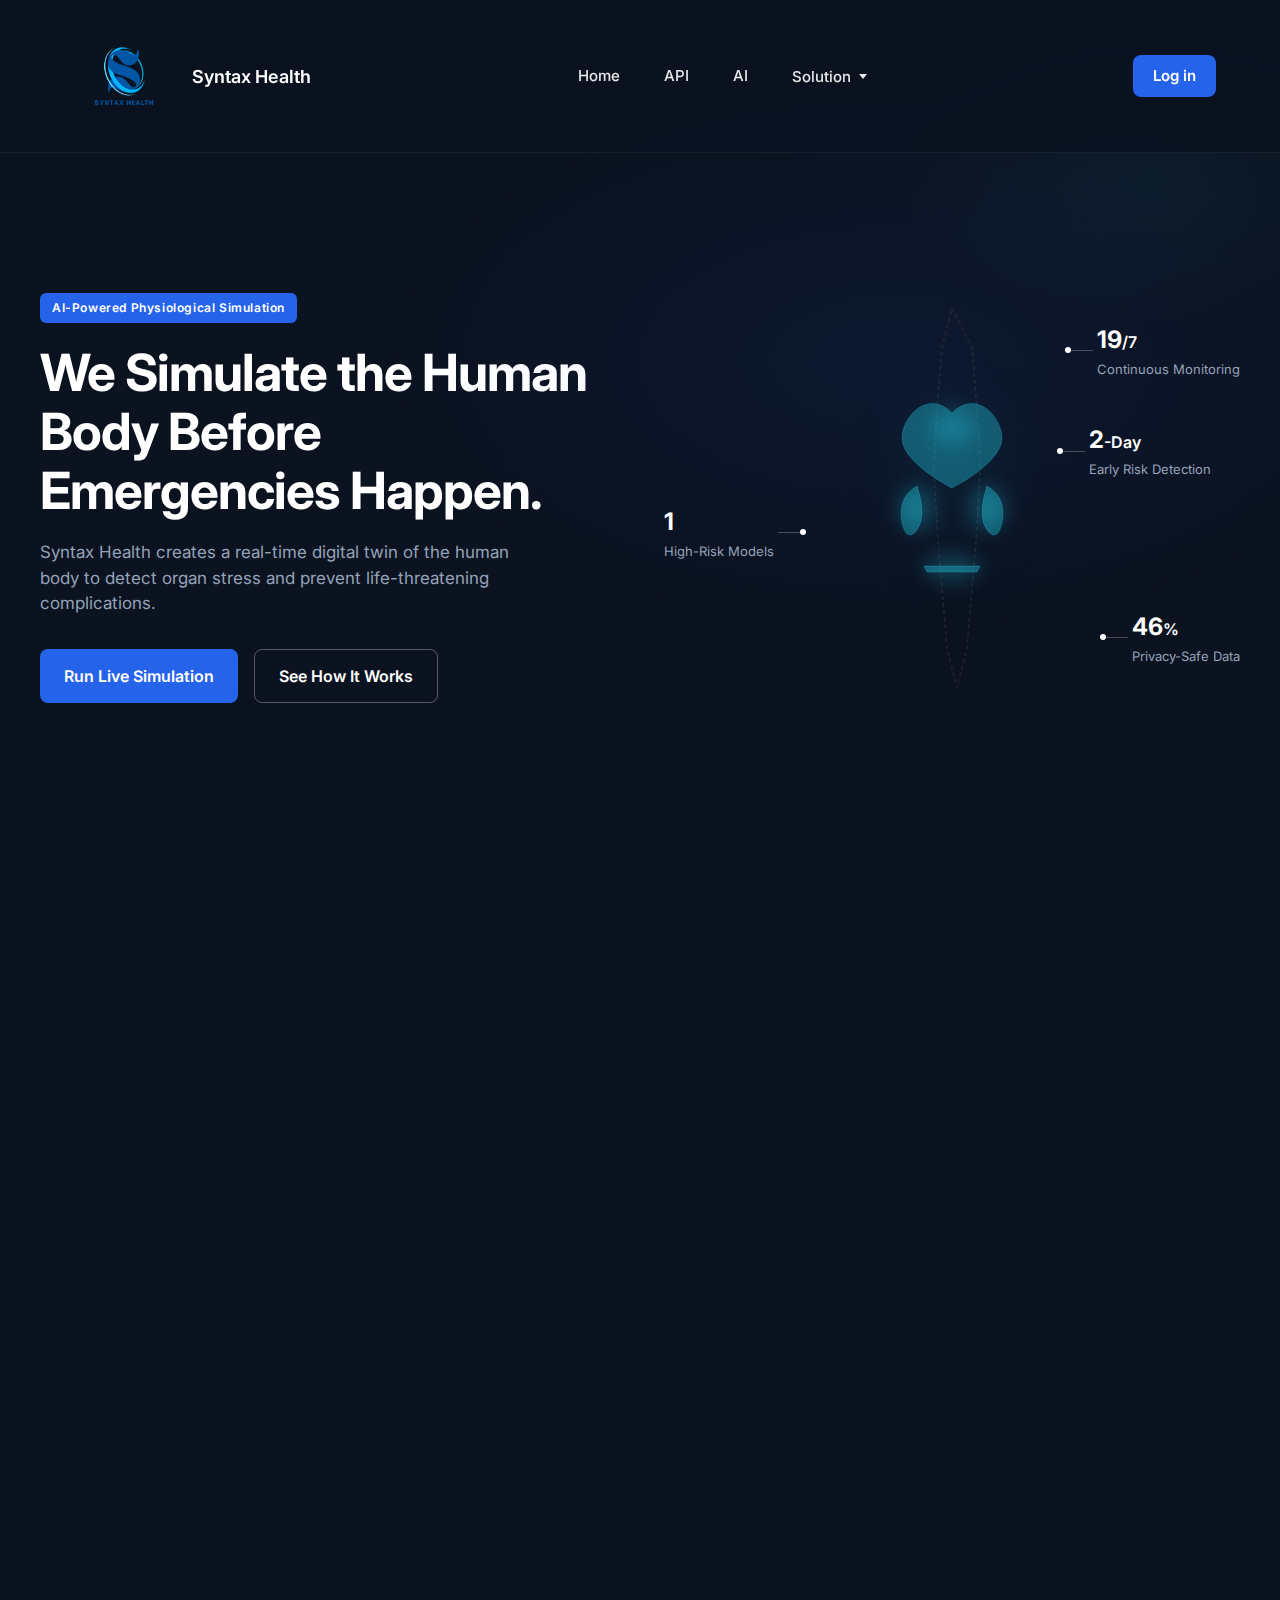
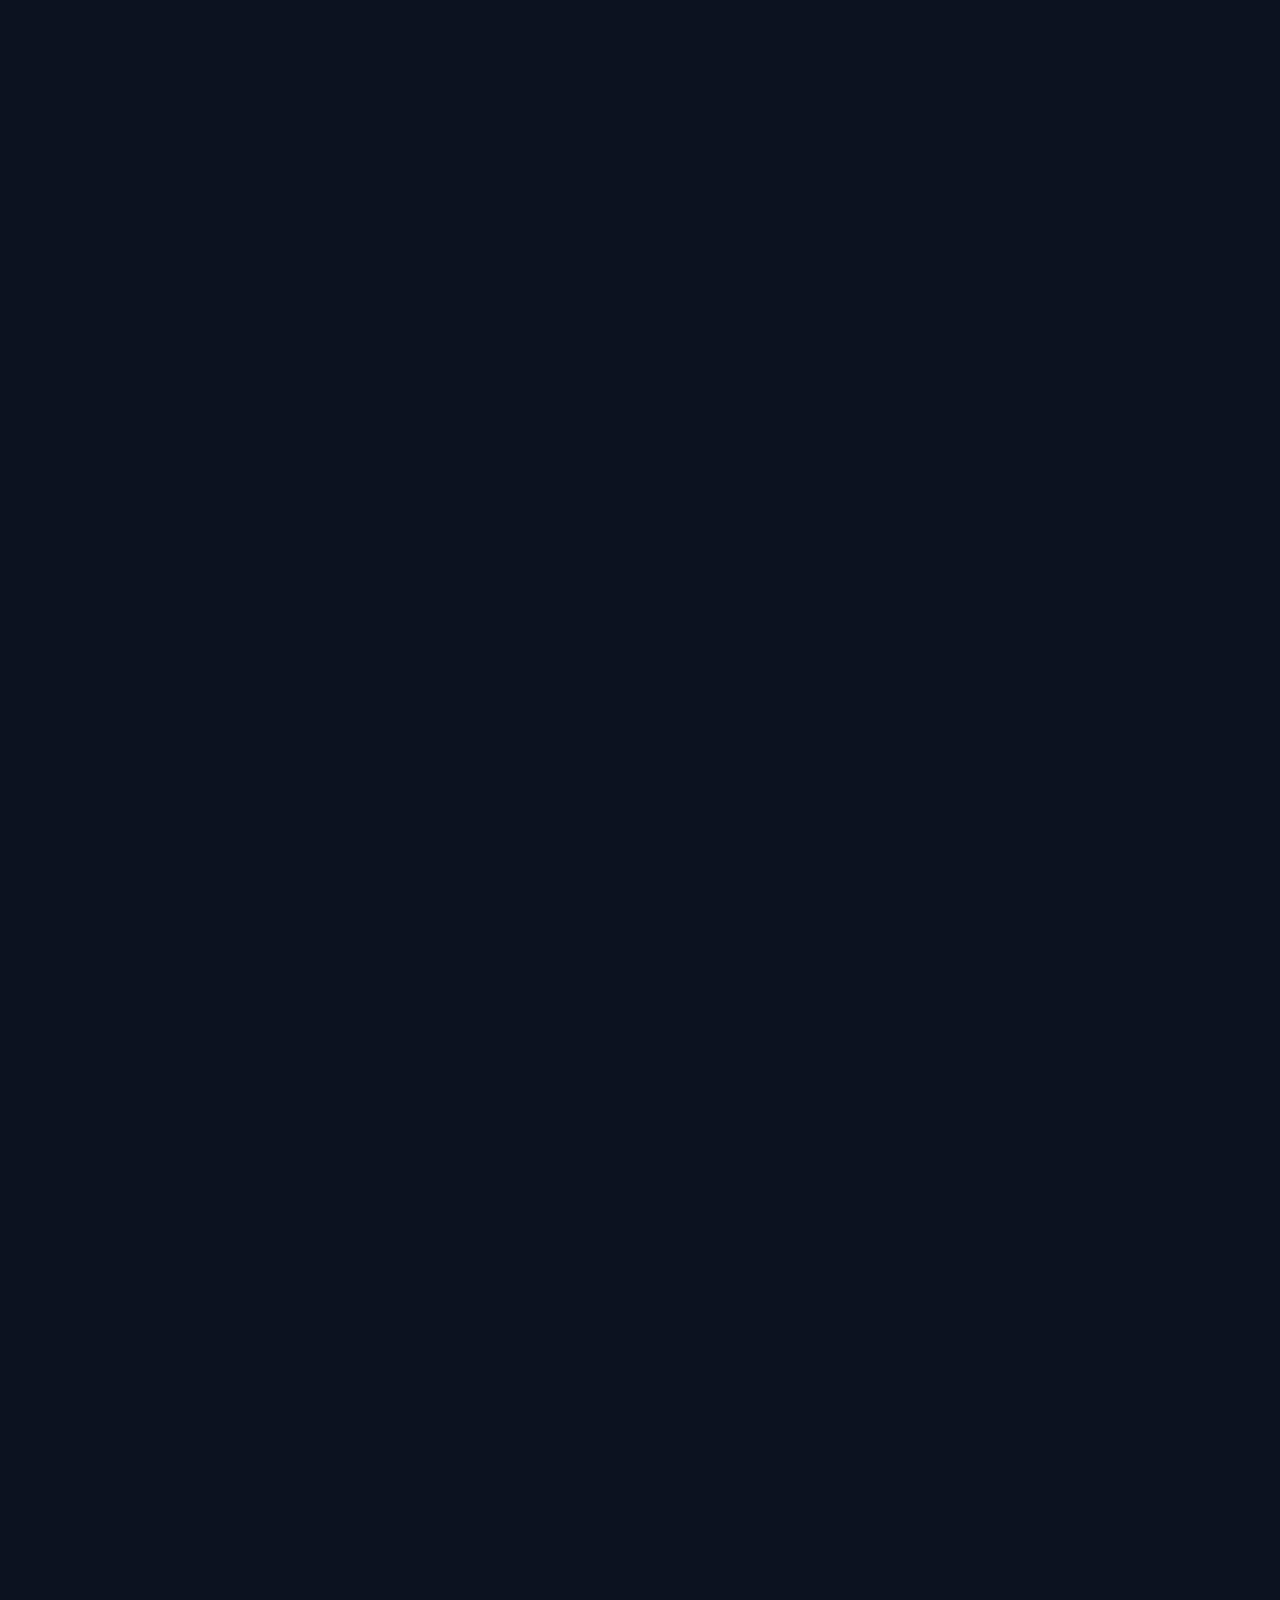
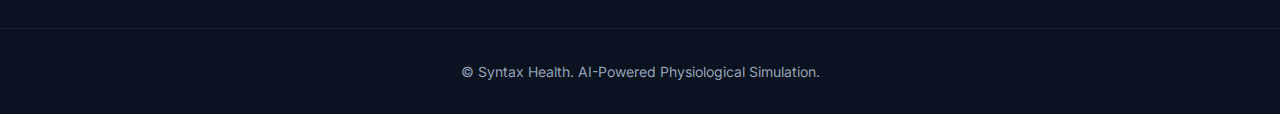
<file: index.html>
<!DOCTYPE html>
<html lang="en">
<head>
  <meta charset="UTF-8" />
  <meta name="viewport" content="width=device-width, initial-scale=1.0" />
  <title>Syntax Health — AI-Powered Physiological Simulation</title>
  <link rel="preconnect" href="https://fonts.googleapis.com" />
  <link rel="preconnect" href="https://fonts.gstatic.com" crossorigin />
  <link href="https://fonts.googleapis.com/css2?family=Inter:wght@400;500;600;700&display=swap" rel="stylesheet" />
  <link rel="stylesheet" href="styles.css" />
</head>
<body>
  <!-- SECTION 1 — NAVIGATION BAR -->
  <header class="nav-bar">
    <div class="nav-inner">
      <a href="index.html" class="logo">
        <img src="pics/logo3.jpeg" alt="Syntax Health" class="logo-icon-img" />
        <span class="logo-text">Syntax Health</span>
      </a>
      <nav class="nav-links">
        <a href="index.html">Home</a>
        <a href="api.html">API</a>
        <a href="ai.html">AI</a>
        <div class="nav-dropdown">
          <button type="button" class="nav-dropdown-trigger" aria-expanded="false" aria-haspopup="true">Solution</button>
          <ul class="nav-dropdown-menu">
            <li><a href="simulation.html">Simulation</a></li>
            <li><a href="visualization.html">Visualization</a></li>
          </ul>
        </div>
      </nav>
      <a href="login.html" class="btn btn-primary">Log in</a>
    </div>
  </header>

  <!-- SECTION 2 — HERO -->
  <section class="hero">
    <div class="hero-bg-gradient"></div>
    <div class="hero-inner">
      <div class="hero-content">
        <span class="hero-tag">AI-Powered Physiological Simulation</span>
        <h1 class="hero-headline">We Simulate the Human Body Before Emergencies Happen.</h1>
        <p class="hero-subtext">Syntax Health creates a real-time digital twin of the human body to detect organ stress and prevent life-threatening complications.</p>
        <div class="hero-ctas">
          <a href="simulation.html" class="btn btn-primary btn-lg">Run Live Simulation</a>
          <a href="#how-it-works" class="btn btn-secondary btn-lg">See How It Works</a>

          <script src="//code.tidio.co/qhexfmoekb0ggavrmhtuc4autnazzhcg.js" async></script>
          
        </div>
      </div>
      <div class="hero-visual">
        <div class="body-svg-wrap">
          <svg class="body-outline" viewBox="0 0 280 420" fill="none" xmlns="http://www.w3.org/2000/svg">
            <!-- Silhouette / outline -->
            <path class="body-silhouette" d="M140 20 L160 60 L165 120 L168 180 L165 240 L160 300 L155 360 L145 400 L135 360 L130 300 L125 240 L122 180 L125 120 L130 60 Z" />
            <!-- Heart - subtle glow -->
            <g class="organ organ-heart">
              <ellipse cx="140" cy="140" rx="22" ry="18" class="organ-glow" />
              <path d="M140 125 C115 100 90 130 90 150 C90 175 140 200 140 200 C140 200 190 175 190 150 C190 130 165 100 140 125 Z" class="organ-fill" />
            </g>
            <!-- Kidney left -->
            <g class="organ organ-kidney">
              <ellipse cx="105" cy="220" rx="18" ry="22" class="organ-glow" />
              <path d="M105 198 Q85 210 90 235 Q95 255 105 242 Q115 228 105 198 Z" class="organ-fill" />
            </g>
            <!-- Kidney right -->
            <g class="organ organ-kidney">
              <ellipse cx="175" cy="220" rx="18" ry="22" class="organ-glow" />
              <path d="M175 198 Q195 210 190 235 Q185 255 175 242 Q165 228 175 198 Z" class="organ-fill" />
            </g>
            <!-- Pancreas -->
            <g class="organ organ-pancreas">
              <ellipse cx="140" cy="280" rx="28" ry="12" class="organ-glow" />
              <path d="M112 278 L168 278 L165 284 L115 284 Z" class="organ-fill" />
            </g>
          </svg>
        </div>
        <!-- Floating metrics -->
        <div class="floating-stat stat-1">
          <span class="stat-line"><span class="stat-value" data-target="24">0</span><span class="stat-suffix">/7</span></span>
          <span class="stat-label">Continuous Monitoring</span>
        </div>
        <div class="floating-stat stat-2">
          <span class="stat-line"><span class="stat-value" data-target="3">0</span><span class="stat-suffix">-Day</span></span>
          <span class="stat-label">Early Risk Detection</span>
        </div>
        <div class="floating-stat stat-3">
          <span class="stat-line"><span class="stat-value" data-target="2">0</span></span>
          <span class="stat-label">High-Risk Models</span>
        </div>
        <div class="floating-stat stat-4">
          <span class="stat-line"><span class="stat-value" data-target="100">0</span><span class="stat-suffix">%</span></span>
          <span class="stat-label">Privacy-Safe Data</span>
        </div>
      </div>
    </div>
  </section>

  <!-- SECTION 3 — HOW IT WORKS -->
  <section id="how-it-works" class="section how-it-works">
    <div class="container">
      <h2 class="section-title">How It Works</h2>
      <div class="cards-three">
        <div class="card card-glass">
          <div class="card-icon card-icon-svg">
            <svg viewBox="0 0 24 24" fill="none" stroke="currentColor" stroke-width="1.5"><path d="M9 19v-6a2 2 0 00-2-2H5a2 2 0 00-2 2v6a2 2 0 002 2h2a2 2 0 002-2zm0 0V9a2 2 0 012-2h2a2 2 0 012 2v10m-6 0a2 2 0 002 2h2a2 2 0 002-2m0 0V5a2 2 0 012-2h2a2 2 0 012 2v14a2 2 0 01-2 2h-2a2 2 0 01-2-2z"/></svg>
          </div>
          <h3>Monitor</h3>
          <p>Vitals, medication, and symptoms in one place.</p>
        </div>
        <div class="card card-glass">
          <div class="card-icon card-icon-svg">
            <svg viewBox="0 0 24 24" fill="none" stroke="currentColor" stroke-width="1.5"><path d="M9.75 17L9 20l-1 1h8l-1-1-.75-3M3 13h18M5 17h14a2 2 0 002-2V5a2 2 0 00-2-2H5a2 2 0 00-2 2v10a2 2 0 002 2z"/></svg>
          </div>
          <h3>Simulate</h3>
          <p>AI models internal organ stress in real time.</p>
        </div>
        <div class="card card-glass">
          <div class="card-icon card-icon-svg">
            <svg viewBox="0 0 24 24" fill="none" stroke="currentColor" stroke-width="1.5"><path d="M9 12l2 2 4-4m5.618-4.016A11.955 11.955 0 0112 2.944a11.955 11.955 0 01-8.618 3.04A12.02 12.02 0 003 9c0 5.591 3.824 10.29 9 11.622 5.176-1.332 9-6.03 9-11.622 0-1.042-.133-2.052-.382-3.016z"/></svg>
          </div>
          <h3>Prevent</h3>
          <p>Alerts before emergencies happen.</p>
        </div>
      </div>
    </div>
  </section>

  <!-- SECTION 4 — USE CASES -->
  <section id="platform" class="section use-cases">
    <div class="container">
      <h2 class="section-title">Use Cases</h2>
      <div class="split-screen">
        <div class="use-case-card">
          <h3>Diabetes & Hypertension</h3>
          <p>Continuous glucose and blood pressure simulation. We predict spikes and organ stress before they become critical.</p>
        </div>
        <div class="use-case-card">
          <h3>High-Risk Pregnancy</h3>
          <p>Maternal and fetal physiology modeled together. Early detection of preeclampsia and gestational risks.</p>
        </div>
      </div>
    </div>
  </section>

  <!-- SECTION 5 — ABOUT US -->
  <section id="about" class="section why-different">
    <div class="container">
      <h2 class="section-title">About Us</h2>
      <p class="section-lead">Syntax Health is built to prevent health crises before they happen. We combine physiological simulation, AI, and clear visualizations so clinicians and patients can act earlier.</p>
      <div class="diff-grid">
        <div class="diff-card">We simulate the human body in real time — cardiovascular, nervous, digestive, and muscular systems — not just track vitals.</div>
        <div class="diff-card">Our mission: give every patient and clinician a digital twin that predicts risk and supports preventive care.</div>
        <div class="diff-card">Designed for scale — from a single clinic to national maternal and chronic-disease monitoring.</div>
        <div class="diff-card">We believe healthcare should prevent crises, not only treat them. That drives everything we build.</div>
      </div>
    </div>
  </section>

  <!-- SECTION 6 — LIVE DEMO PREVIEW -->
  <section id="demo" class="section demo-preview">
    <div class="container">
      <h2 class="section-title">Live Demo Preview</h2>
      <div class="demo-mockup card-glass">
        <div class="demo-header">
          <span>Syntax Health — Simulation Dashboard</span>
        </div>
        <div class="demo-body">
          <div class="demo-organs">
            <div class="organ-dot heart-dot" title="Heart"></div>
            <div class="organ-dot kidney-dot" title="Kidneys"></div>
            <div class="organ-dot pancreas-dot" title="Pancreas"></div>
          </div>
          <div class="demo-legend">
            <span class="risk-low">Low risk</span>
            <span class="risk-mid">Monitor</span>
            <span class="risk-high">Elevated</span>
          </div>
        </div>
      </div>
    </div>
  </section>

  <!-- SECTION 7 — FINAL CTA -->
  <section class="section cta-final">
    <div class="container">
      <h2 class="cta-headline">Healthcare Should Prevent Crises — Not Just Treat Them.</h2>
      <a href="simulation.html" class="btn btn-primary btn-xl">Request Demo</a>
    </div>
  </section>

  <footer class="footer">
    <div class="container">
      <p>© Syntax Health. AI-Powered Physiological Simulation.</p>
    </div>
  </footer>

  <script src="script.js"></script>
</body>
</html>
</file>
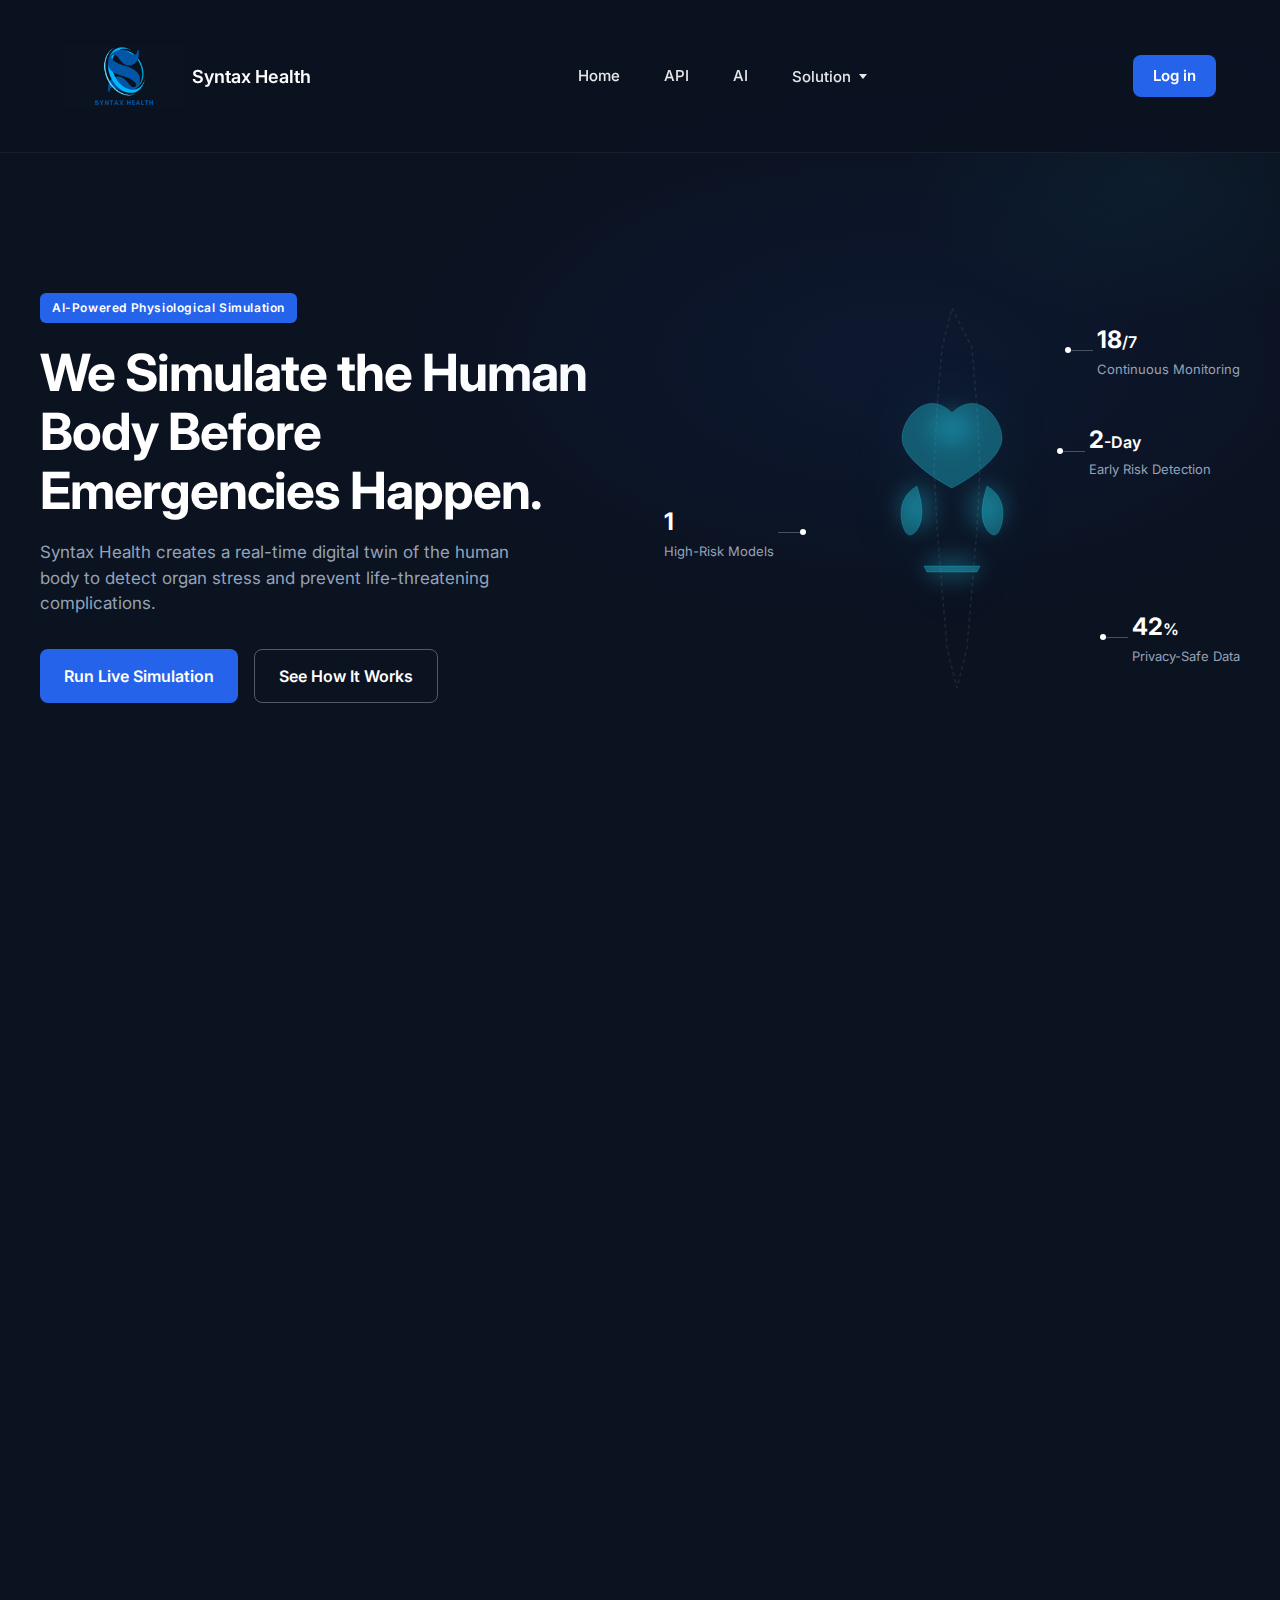
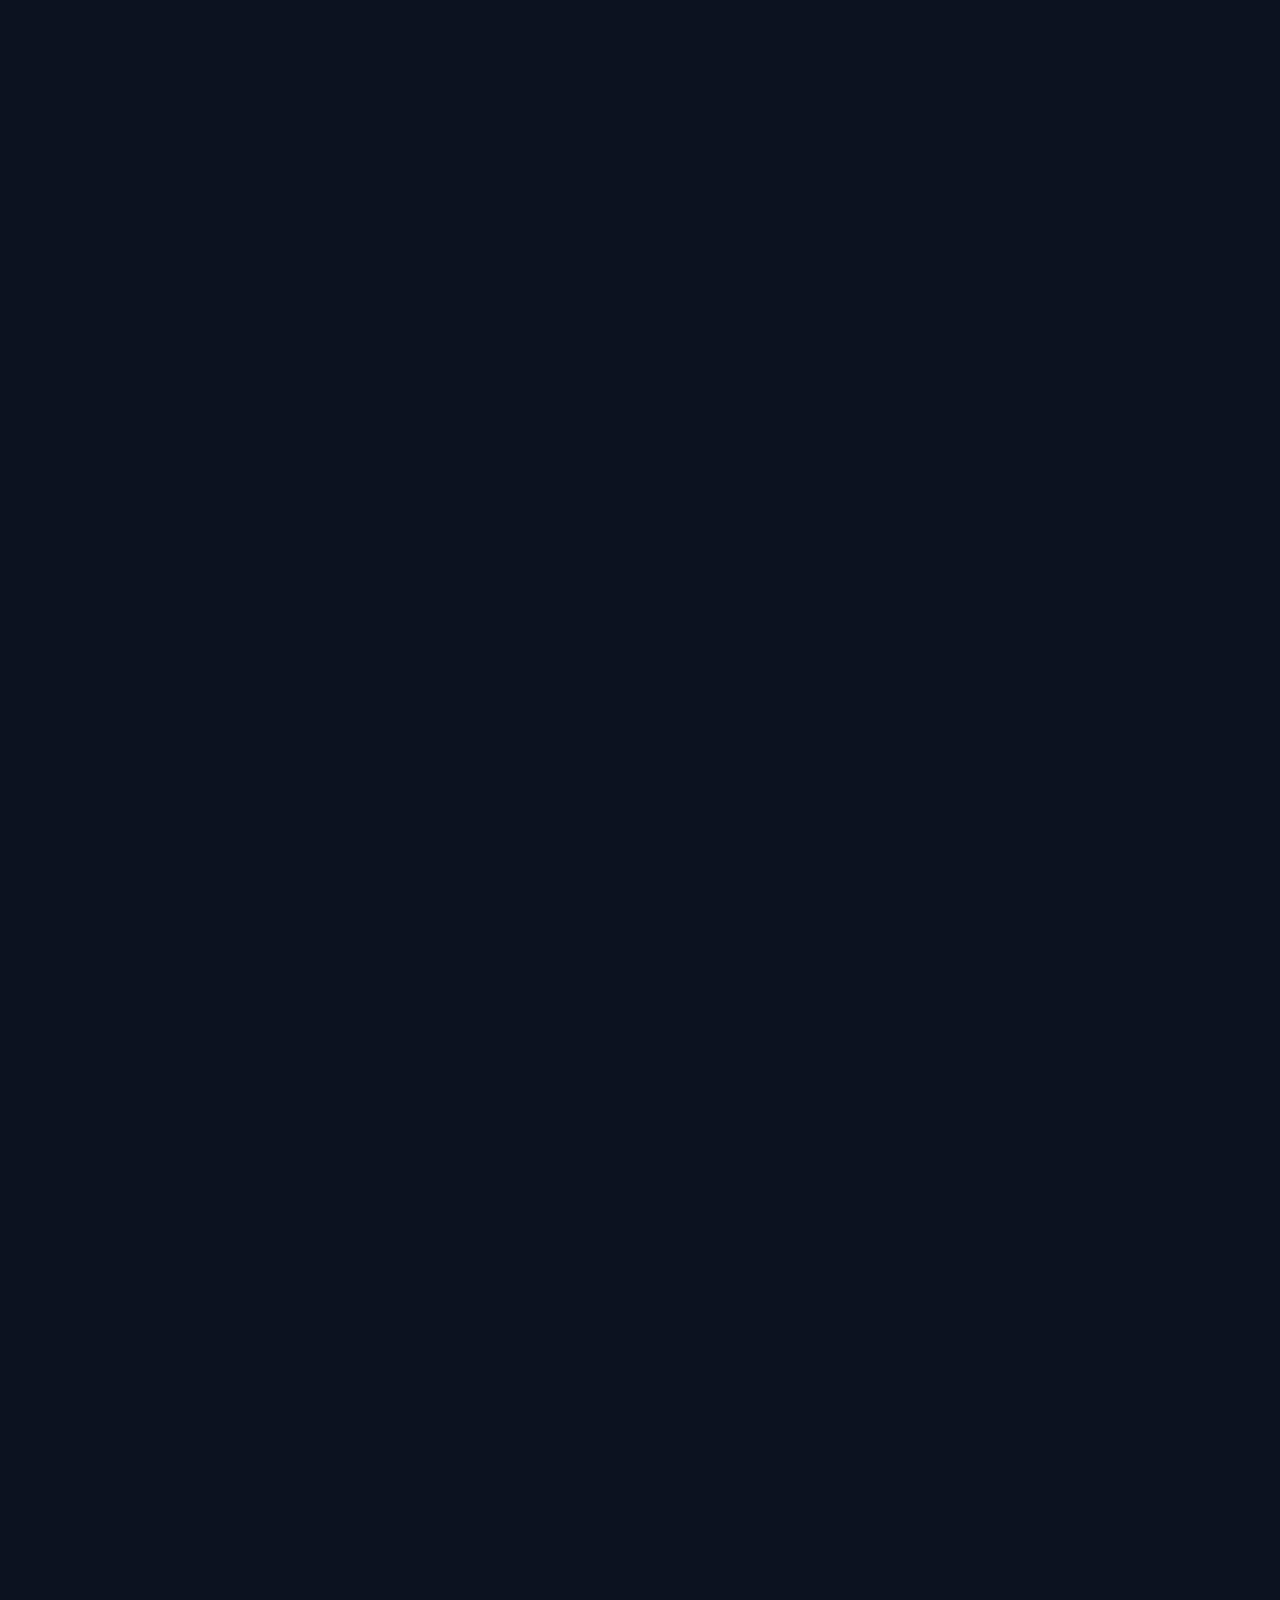
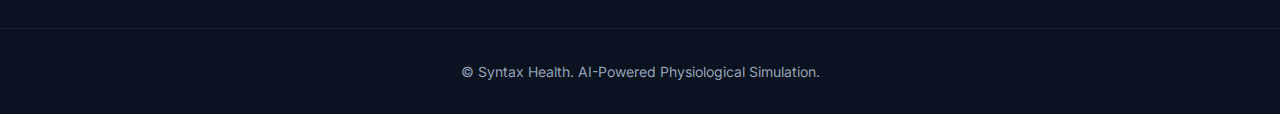
<file: syntax health/index.html>
<!DOCTYPE html>
<html lang="en">
<head>
  <meta charset="UTF-8" />
  <meta name="viewport" content="width=device-width, initial-scale=1.0" />
  <title>Syntax Health — AI-Powered Physiological Simulation</title>
  <link rel="preconnect" href="https://fonts.googleapis.com" />
  <link rel="preconnect" href="https://fonts.gstatic.com" crossorigin />
  <link href="https://fonts.googleapis.com/css2?family=Inter:wght@400;500;600;700&display=swap" rel="stylesheet" />
  <link rel="stylesheet" href="styles.css" />
</head>
<body>
  <!-- SECTION 1 — NAVIGATION BAR -->
  <header class="nav-bar">
    <div class="nav-inner">
      <a href="index.html" class="logo">
        <img src="pics/logo3.jpeg" alt="Syntax Health" class="logo-icon-img" />
        <span class="logo-text">Syntax Health</span>
      </a>
      <nav class="nav-links">
        <a href="index.html">Home</a>
        <a href="api.html">API</a>
        <a href="ai.html">AI</a>
        <div class="nav-dropdown">
          <button type="button" class="nav-dropdown-trigger" aria-expanded="false" aria-haspopup="true">Solution</button>
          <ul class="nav-dropdown-menu">
            <li><a href="simulation.html">Simulation</a></li>
            <li><a href="visualization.html">Visualization</a></li>
          </ul>
        </div>
      </nav>
      <a href="login.html" class="btn btn-primary">Log in</a>
    </div>
  </header>

  <!-- SECTION 2 — HERO -->
  <section class="hero">
    <div class="hero-bg-gradient"></div>
    <div class="hero-inner">
      <div class="hero-content">
        <span class="hero-tag">AI-Powered Physiological Simulation</span>
        <h1 class="hero-headline">We Simulate the Human Body Before Emergencies Happen.</h1>
        <p class="hero-subtext">Syntax Health creates a real-time digital twin of the human body to detect organ stress and prevent life-threatening complications.</p>
        <div class="hero-ctas">
          <a href="#demo" class="btn btn-primary btn-lg">Run Live Simulation</a>
          <a href="#how-it-works" class="btn btn-secondary btn-lg">See How It Works</a>
        </div>
      </div>
      <div class="hero-visual">
        <div class="body-svg-wrap">
          <svg class="body-outline" viewBox="0 0 280 420" fill="none" xmlns="http://www.w3.org/2000/svg">
            <!-- Silhouette / outline -->
            <path class="body-silhouette" d="M140 20 L160 60 L165 120 L168 180 L165 240 L160 300 L155 360 L145 400 L135 360 L130 300 L125 240 L122 180 L125 120 L130 60 Z" />
            <!-- Heart - subtle glow -->
            <g class="organ organ-heart">
              <ellipse cx="140" cy="140" rx="22" ry="18" class="organ-glow" />
              <path d="M140 125 C115 100 90 130 90 150 C90 175 140 200 140 200 C140 200 190 175 190 150 C190 130 165 100 140 125 Z" class="organ-fill" />
            </g>
            <!-- Kidney left -->
            <g class="organ organ-kidney">
              <ellipse cx="105" cy="220" rx="18" ry="22" class="organ-glow" />
              <path d="M105 198 Q85 210 90 235 Q95 255 105 242 Q115 228 105 198 Z" class="organ-fill" />
            </g>
            <!-- Kidney right -->
            <g class="organ organ-kidney">
              <ellipse cx="175" cy="220" rx="18" ry="22" class="organ-glow" />
              <path d="M175 198 Q195 210 190 235 Q185 255 175 242 Q165 228 175 198 Z" class="organ-fill" />
            </g>
            <!-- Pancreas -->
            <g class="organ organ-pancreas">
              <ellipse cx="140" cy="280" rx="28" ry="12" class="organ-glow" />
              <path d="M112 278 L168 278 L165 284 L115 284 Z" class="organ-fill" />
            </g>
          </svg>
        </div>
        <!-- Floating metrics -->
        <div class="floating-stat stat-1">
          <span class="stat-line"><span class="stat-value" data-target="24">0</span><span class="stat-suffix">/7</span></span>
          <span class="stat-label">Continuous Monitoring</span>
        </div>
        <div class="floating-stat stat-2">
          <span class="stat-line"><span class="stat-value" data-target="3">0</span><span class="stat-suffix">-Day</span></span>
          <span class="stat-label">Early Risk Detection</span>
        </div>
        <div class="floating-stat stat-3">
          <span class="stat-line"><span class="stat-value" data-target="2">0</span></span>
          <span class="stat-label">High-Risk Models</span>
        </div>
        <div class="floating-stat stat-4">
          <span class="stat-line"><span class="stat-value" data-target="100">0</span><span class="stat-suffix">%</span></span>
          <span class="stat-label">Privacy-Safe Data</span>
        </div>
      </div>
    </div>
  </section>

  <!-- SECTION 3 — HOW IT WORKS -->
  <section id="how-it-works" class="section how-it-works">
    <div class="container">
      <h2 class="section-title">How It Works</h2>
      <div class="cards-three">
        <div class="card card-glass">
          <div class="card-icon card-icon-svg">
            <svg viewBox="0 0 24 24" fill="none" stroke="currentColor" stroke-width="1.5"><path d="M9 19v-6a2 2 0 00-2-2H5a2 2 0 00-2 2v6a2 2 0 002 2h2a2 2 0 002-2zm0 0V9a2 2 0 012-2h2a2 2 0 012 2v10m-6 0a2 2 0 002 2h2a2 2 0 002-2m0 0V5a2 2 0 012-2h2a2 2 0 012 2v14a2 2 0 01-2 2h-2a2 2 0 01-2-2z"/></svg>
          </div>
          <h3>Monitor</h3>
          <p>Vitals, medication, and symptoms in one place.</p>
        </div>
        <div class="card card-glass">
          <div class="card-icon card-icon-svg">
            <svg viewBox="0 0 24 24" fill="none" stroke="currentColor" stroke-width="1.5"><path d="M9.75 17L9 20l-1 1h8l-1-1-.75-3M3 13h18M5 17h14a2 2 0 002-2V5a2 2 0 00-2-2H5a2 2 0 00-2 2v10a2 2 0 002 2z"/></svg>
          </div>
          <h3>Simulate</h3>
          <p>AI models internal organ stress in real time.</p>
        </div>
        <div class="card card-glass">
          <div class="card-icon card-icon-svg">
            <svg viewBox="0 0 24 24" fill="none" stroke="currentColor" stroke-width="1.5"><path d="M9 12l2 2 4-4m5.618-4.016A11.955 11.955 0 0112 2.944a11.955 11.955 0 01-8.618 3.04A12.02 12.02 0 003 9c0 5.591 3.824 10.29 9 11.622 5.176-1.332 9-6.03 9-11.622 0-1.042-.133-2.052-.382-3.016z"/></svg>
          </div>
          <h3>Prevent</h3>
          <p>Alerts before emergencies happen.</p>
        </div>
      </div>
    </div>
  </section>

  <!-- SECTION 4 — USE CASES -->
  <section id="platform" class="section use-cases">
    <div class="container">
      <h2 class="section-title">Use Cases</h2>
      <div class="split-screen">
        <div class="use-case-card">
          <h3>Diabetes & Hypertension</h3>
          <p>Continuous glucose and blood pressure simulation. We predict spikes and organ stress before they become critical.</p>
        </div>
        <div class="use-case-card">
          <h3>High-Risk Pregnancy</h3>
          <p>Maternal and fetal physiology modeled together. Early detection of preeclampsia and gestational risks.</p>
        </div>
      </div>
    </div>
  </section>

  <!-- SECTION 5 — ABOUT US -->
  <section id="about" class="section why-different">
    <div class="container">
      <h2 class="section-title">About Us</h2>
      <p class="section-lead">Syntax Health is built to prevent health crises before they happen. We combine physiological simulation, AI, and clear visualizations so clinicians and patients can act earlier.</p>
      <div class="diff-grid">
        <div class="diff-card">We simulate the human body in real time — cardiovascular, nervous, digestive, and muscular systems — not just track vitals.</div>
        <div class="diff-card">Our mission: give every patient and clinician a digital twin that predicts risk and supports preventive care.</div>
        <div class="diff-card">Designed for scale — from a single clinic to national maternal and chronic-disease monitoring.</div>
        <div class="diff-card">We believe healthcare should prevent crises, not only treat them. That drives everything we build.</div>
      </div>
    </div>
  </section>

  <!-- SECTION 6 — LIVE DEMO PREVIEW -->
  <section id="demo" class="section demo-preview">
    <div class="container">
      <h2 class="section-title">Live Demo Preview</h2>
      <div class="demo-mockup card-glass">
        <div class="demo-header">
          <span>Syntax Health — Simulation Dashboard</span>
        </div>
        <div class="demo-body">
          <div class="demo-organs">
            <div class="organ-dot heart-dot" title="Heart"></div>
            <div class="organ-dot kidney-dot" title="Kidneys"></div>
            <div class="organ-dot pancreas-dot" title="Pancreas"></div>
          </div>
          <div class="demo-legend">
            <span class="risk-low">Low risk</span>
            <span class="risk-mid">Monitor</span>
            <span class="risk-high">Elevated</span>
          </div>
        </div>
      </div>
    </div>
  </section>

  <!-- SECTION 7 — FINAL CTA -->
  <section class="section cta-final">
    <div class="container">
      <h2 class="cta-headline">Healthcare Should Prevent Crises — Not Just Treat Them.</h2>
      <a href="#demo" class="btn btn-primary btn-xl">Request Demo</a>
    </div>
  </section>

  <footer class="footer">
    <div class="container">
      <p>© Syntax Health. AI-Powered Physiological Simulation.</p>
    </div>
  </footer>

  <script src="script.js"></script>
</body>
</html>
</file>
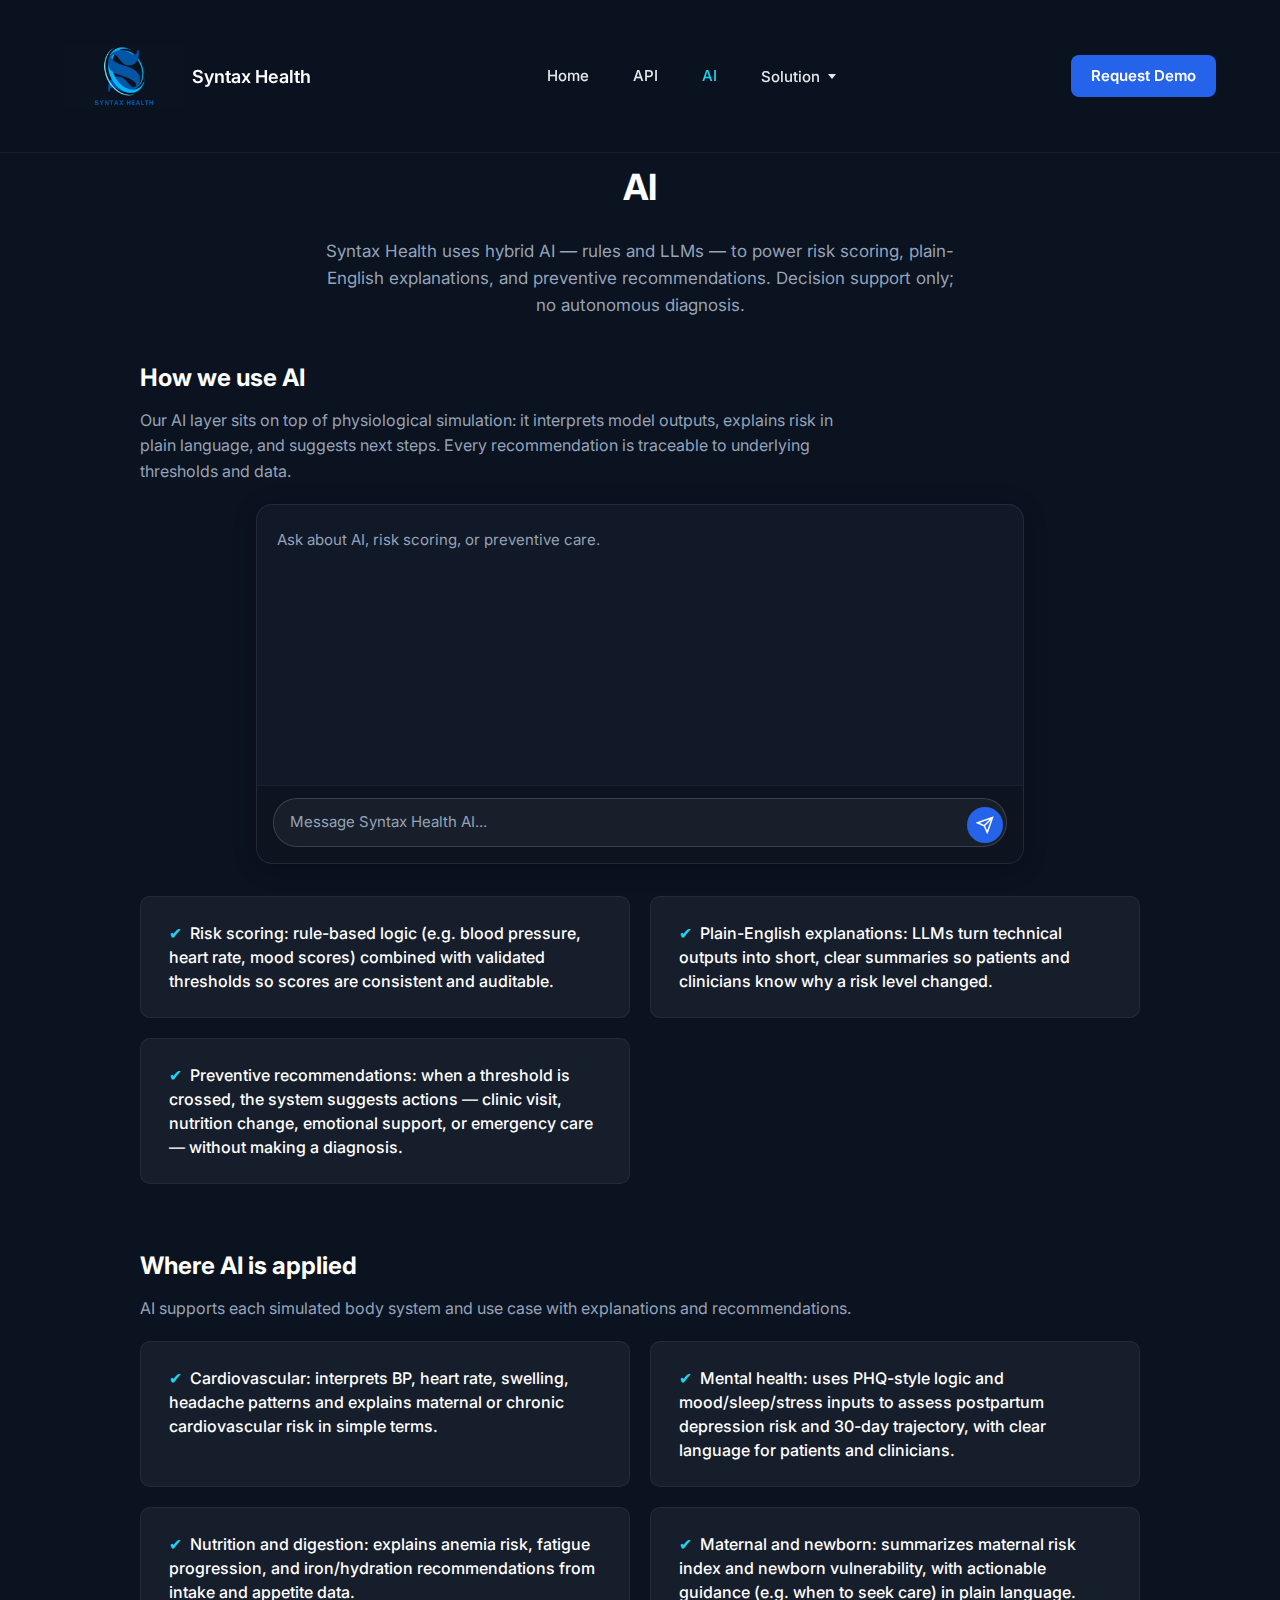
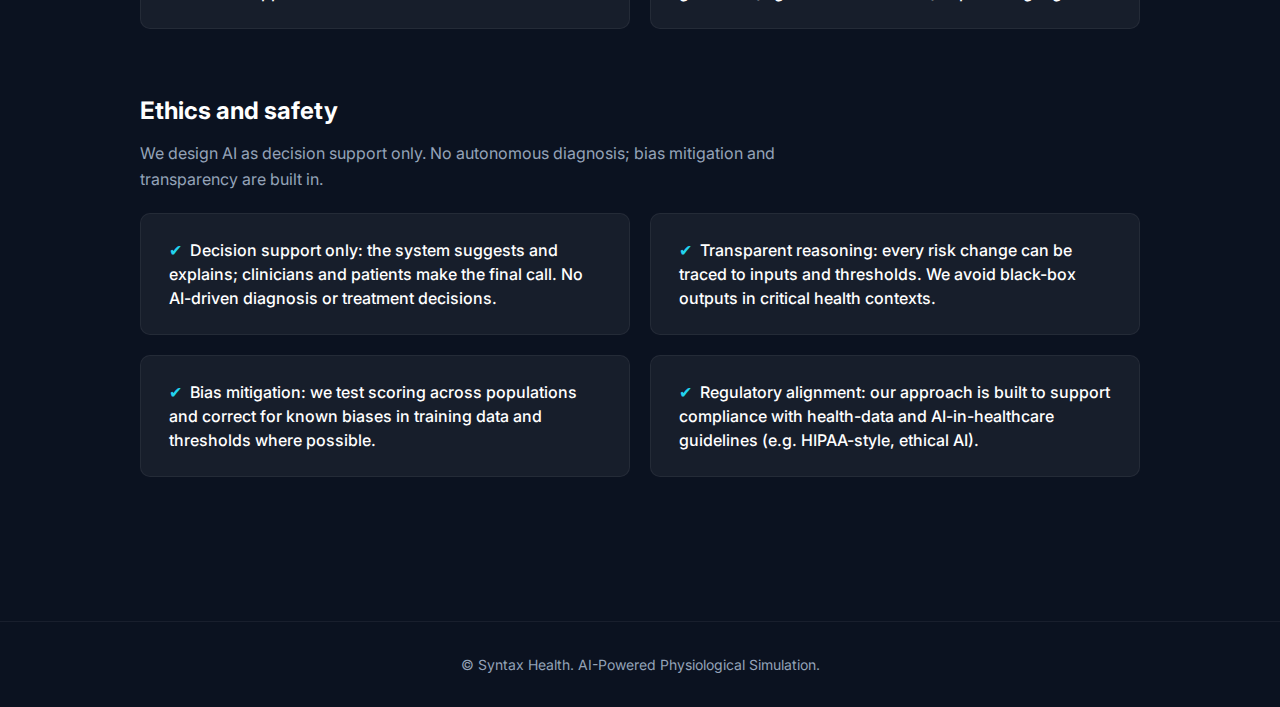
<file: ai.html>
<!DOCTYPE html>
<html lang="en">
<head>
  <meta charset="UTF-8" />
  <meta name="viewport" content="width=device-width, initial-scale=1.0" />
  <title>AI — Syntax Health</title>
  <link rel="preconnect" href="https://fonts.googleapis.com" />
  <link rel="preconnect" href="https://fonts.gstatic.com" crossorigin />
  <link href="https://fonts.googleapis.com/css2?family=Inter:wght@400;500;600;700&display=swap" rel="stylesheet" />
  <link rel="stylesheet" href="styles.css" />
  <link rel="stylesheet" href="ai-chat.css" />
</head>
<body>
  <header class="nav-bar">
    <div class="nav-inner">
      <a href="index.html" class="logo">
        <img src="pics/logo3.jpeg" alt="Syntax Health" class="logo-icon-img" />
        <span class="logo-text">Syntax Health</span>
      </a>
      <nav class="nav-links">
        <a href="index.html">Home</a>
        <a href="api.html">API</a>
        <a href="ai.html" class="active">AI</a>
        <div class="nav-dropdown">
          <button type="button" class="nav-dropdown-trigger" aria-expanded="false" aria-haspopup="true">Solution</button>
          <ul class="nav-dropdown-menu">
            <li><a href="simulation.html">Simulation</a></li>
            <li><a href="visualization.html">Visualization</a></li>
          </ul>
        </div>
      </nav>
      <a href="index.html#demo" class="btn btn-primary">Request Demo</a>
    </div>
  </header>

  <main class="section api-page" style="padding-top: 10rem;">
    <div class="container">
      <h1 class="section-title">AI</h1>
      <p class="section-lead">Syntax Health uses hybrid AI — rules and LLMs — to power risk scoring, plain-English explanations, and preventive recommendations. Decision support only; no autonomous diagnosis.</p>

      <section class="api-section">
        <h2 class="api-section-title">How we use AI</h2>
        <p class="api-section-lead">Our AI layer sits on top of physiological simulation: it interprets model outputs, explains risk in plain language, and suggests next steps. Every recommendation is traceable to underlying thresholds and data.</p>

        <div class="ai-chat-container">
          <div id="chat-window" class="ai-chat-window"></div>
          <div class="ai-chat-input-wrap">
            <textarea id="user-input" class="ai-chat-input" placeholder="Message Syntax Health AI..." rows="1"></textarea>
            <button type="button" class="ai-chat-send" onclick="sendMessage()" aria-label="Send message">
              <svg class="ai-chat-send-icon" viewBox="0 0 24 24" fill="none" stroke="currentColor" stroke-width="2"><path d="M22 2L11 13M22 2l-7 20-4-9-9-4 20-7z"/></svg>
            </button>
          </div>
        </div>
      
      <script>
      async function sendMessage() {
          const inputEl = document.getElementById('user-input');
          const input = inputEl.value.trim();
          if (!input) return;
          const windowEl = document.getElementById('chat-window');
          windowEl.innerHTML += '<div class="ai-chat-msg ai-chat-msg-user"><div class="ai-chat-bubble ai-chat-bubble-user">' + escapeHtml(input) + '</div></div>';
          inputEl.value = '';
          windowEl.scrollTop = windowEl.scrollHeight;
          try {
            const response = await fetch('/api/chat', { method: 'POST', headers: { 'Content-Type': 'application/json' }, body: JSON.stringify({ message: input }) });
            const data = await response.json();
            windowEl.innerHTML += '<div class="ai-chat-msg ai-chat-msg-bot"><div class="ai-chat-bubble ai-chat-bubble-bot">' + escapeHtml(data.reply || 'No reply.') + '</div></div>';
          } catch (e) {
            windowEl.innerHTML += '<div class="ai-chat-msg ai-chat-msg-bot"><div class="ai-chat-bubble ai-chat-bubble-bot ai-chat-error">Could not get a response. Check your connection.</div></div>';
          }
          windowEl.scrollTop = windowEl.scrollHeight;
      }
      function escapeHtml(s) { var d = document.createElement('div'); d.textContent = s; return d.innerHTML; }
      document.getElementById('user-input').addEventListener('keydown', function(e) { if (e.key === 'Enter' && !e.shiftKey) { e.preventDefault(); sendMessage(); } });
      </script>

        <div class="diff-grid">
          <div class="diff-card">Risk scoring: rule-based logic (e.g. blood pressure, heart rate, mood scores) combined with validated thresholds so scores are consistent and auditable.</div>
          <div class="diff-card">Plain-English explanations: LLMs turn technical outputs into short, clear summaries so patients and clinicians know why a risk level changed.</div>
          <div class="diff-card">Preventive recommendations: when a threshold is crossed, the system suggests actions — clinic visit, nutrition change, emotional support, or emergency care — without making a diagnosis.</div>
        </div>
      </section>

      <section class="api-section">
        <h2 class="api-section-title">Where AI is applied</h2>
        <p class="api-section-lead">AI supports each simulated body system and use case with explanations and recommendations.</p>
        <div class="diff-grid">
          <div class="diff-card">Cardiovascular: interprets BP, heart rate, swelling, headache patterns and explains maternal or chronic cardiovascular risk in simple terms.</div>
          <div class="diff-card">Mental health: uses PHQ-style logic and mood/sleep/stress inputs to assess postpartum depression risk and 30-day trajectory, with clear language for patients and clinicians.</div>
          <div class="diff-card">Nutrition and digestion: explains anemia risk, fatigue progression, and iron/hydration recommendations from intake and appetite data.</div>
          <div class="diff-card">Maternal and newborn: summarizes maternal risk index and newborn vulnerability, with actionable guidance (e.g. when to seek care) in plain language.</div>
        </div>
      </section>

      <section class="api-section">
        <h2 class="api-section-title">Ethics and safety</h2>
        <p class="api-section-lead">We design AI as decision support only. No autonomous diagnosis; bias mitigation and transparency are built in.</p>
        <div class="diff-grid">
          <div class="diff-card">Decision support only: the system suggests and explains; clinicians and patients make the final call. No AI-driven diagnosis or treatment decisions.</div>
          <div class="diff-card">Transparent reasoning: every risk change can be traced to inputs and thresholds. We avoid black-box outputs in critical health contexts.</div>
          <div class="diff-card">Bias mitigation: we test scoring across populations and correct for known biases in training data and thresholds where possible.</div>
          <div class="diff-card">Regulatory alignment: our approach is built to support compliance with health-data and AI-in-healthcare guidelines (e.g. HIPAA-style, ethical AI).</div>
        </div>
      </section>
    </div>
  </main>

  <footer class="footer">
    <div class="container">
      <p>© Syntax Health. AI-Powered Physiological Simulation.</p>
    </div>
  </footer>
  <script src="script.js"></script>
</body>
</html>
</file>
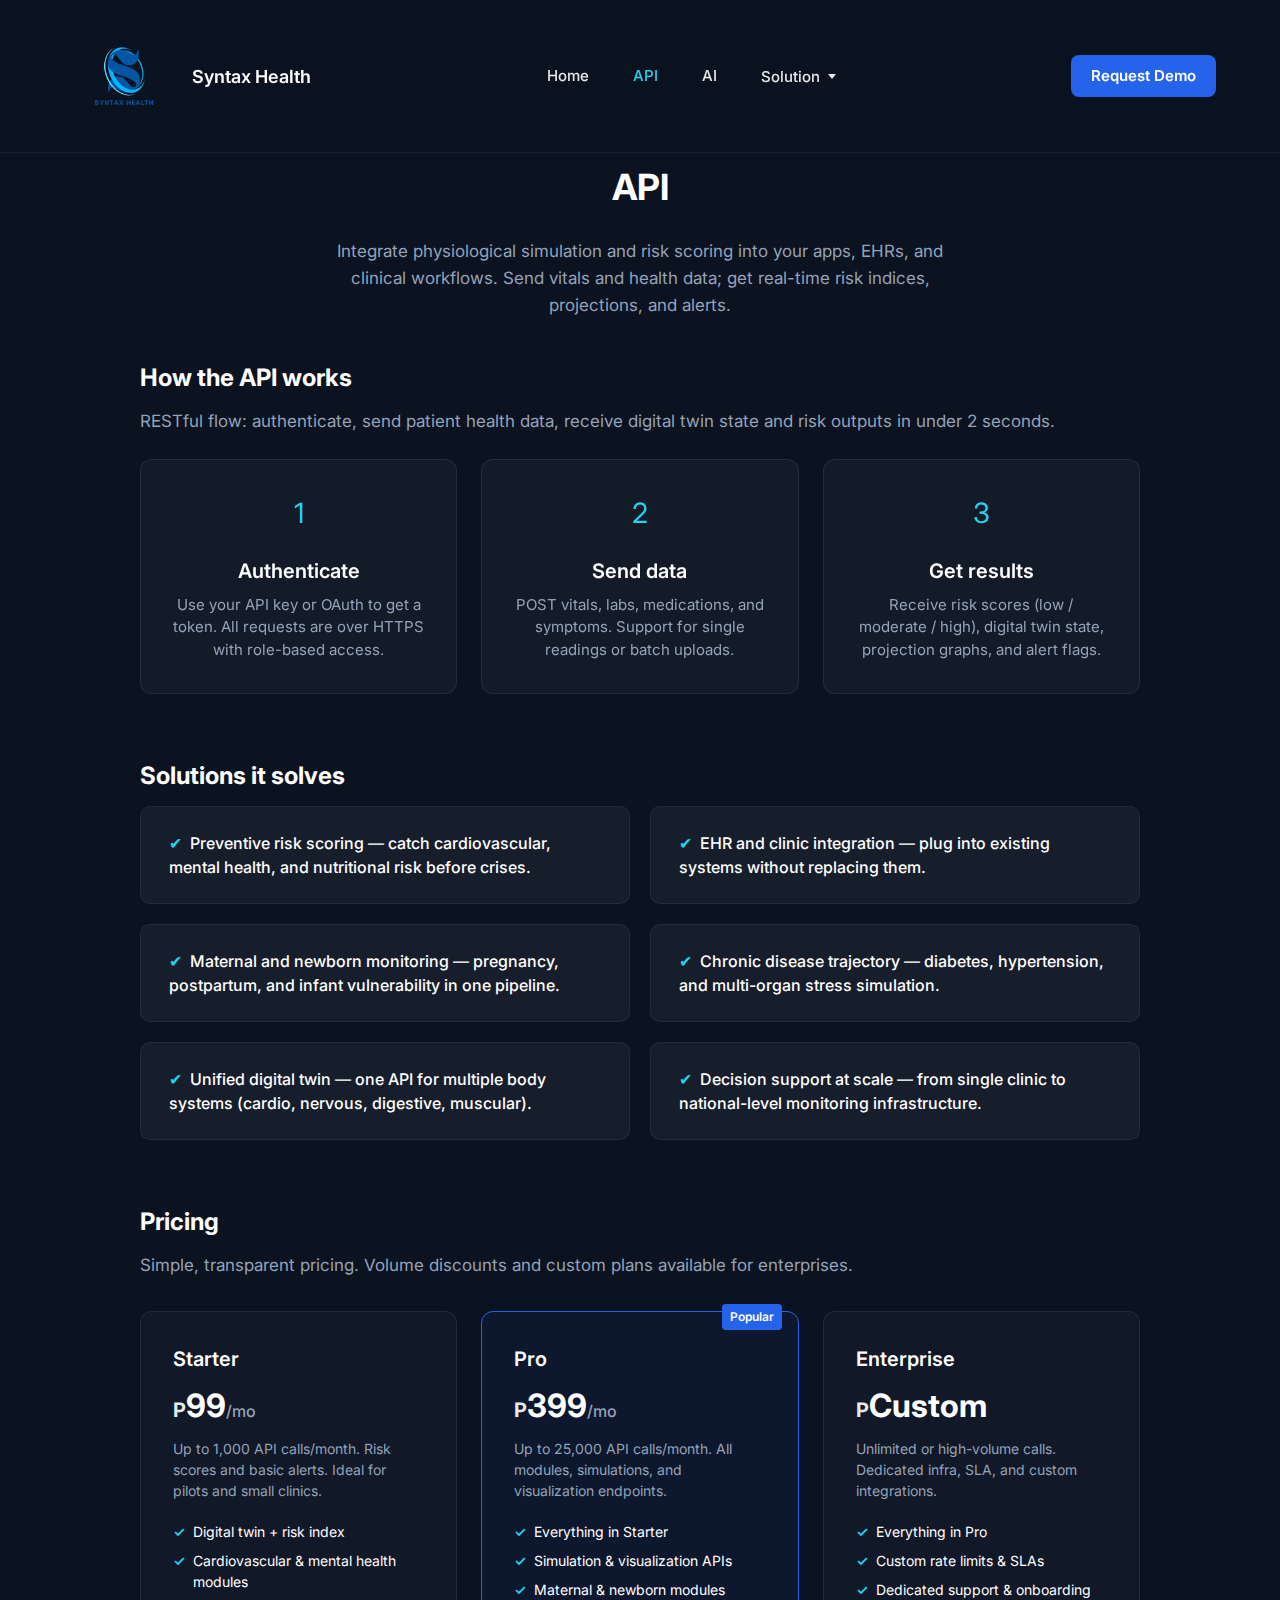
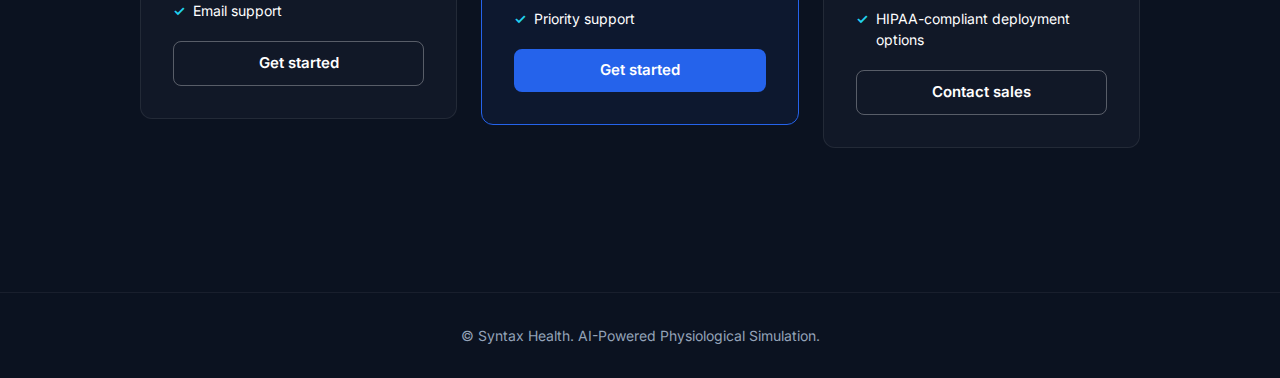
<file: api.html>
<!DOCTYPE html>
<html lang="en">
<head>
  <meta charset="UTF-8" />
  <meta name="viewport" content="width=device-width, initial-scale=1.0" />
  <title>API — Syntax Health</title>
  <link rel="preconnect" href="https://fonts.googleapis.com" />
  <link rel="preconnect" href="https://fonts.gstatic.com" crossorigin />
  <link href="https://fonts.googleapis.com/css2?family=Inter:wght@400;500;600;700&display=swap" rel="stylesheet" />
  <link rel="stylesheet" href="styles.css" />
</head>
<body>
  <header class="nav-bar">
    <div class="nav-inner">
      <a href="index.html" class="logo">
        <img src="pics/logo3.jpeg" alt="Syntax Health" class="logo-icon-img" />
        <span class="logo-text">Syntax Health</span>
      </a>
      <nav class="nav-links">
        <a href="index.html">Home</a>
        <a href="api.html" class="active">API</a>
        <a href="ai.html">AI</a>
        <div class="nav-dropdown">
          <button type="button" class="nav-dropdown-trigger" aria-expanded="false" aria-haspopup="true">Solution</button>
          <ul class="nav-dropdown-menu">
            <li><a href="simulation.html">Simulation</a></li>
            <li><a href="visualization.html">Visualization</a></li>
          </ul>
        </div>
      </nav>
      <a href="index.html#demo" class="btn btn-primary">Request Demo</a>
    </div>
  </header>

  <main class="section api-page" style="padding-top: 10rem;">
    <div class="container">
      <h1 class="section-title">API</h1>
      <p class="section-lead">Integrate physiological simulation and risk scoring into your apps, EHRs, and clinical workflows. Send vitals and health data; get real-time risk indices, projections, and alerts.</p>

      <section class="api-section">
        <h2 class="api-section-title">How the API works</h2>
        <p class="section-lead" style="margin-bottom: 1.5rem;">RESTful flow: authenticate, send patient health data, receive digital twin state and risk outputs in under 2 seconds.</p>
        <div class="cards-three">
          <div class="card card-glass">
            <div class="card-icon card-icon-svg" style="color: var(--accent-cyan);">1</div>
            <h3>Authenticate</h3>
            <p>Use your API key or OAuth to get a token. All requests are over HTTPS with role-based access.</p>
          </div>
          <div class="card card-glass">
            <div class="card-icon card-icon-svg" style="color: var(--accent-cyan);">2</div>
            <h3>Send data</h3>
            <p>POST vitals, labs, medications, and symptoms. Support for single readings or batch uploads.</p>
          </div>
          <div class="card card-glass">
            <div class="card-icon card-icon-svg" style="color: var(--accent-cyan);">3</div>
            <h3>Get results</h3>
            <p>Receive risk scores (low / moderate / high), digital twin state, projection graphs, and alert flags.</p>
          </div>
        </div>
      </section>

      <section class="api-section">
        <h2 class="api-section-title">Solutions it solves</h2>
        <div class="diff-grid">
          <div class="diff-card">Preventive risk scoring — catch cardiovascular, mental health, and nutritional risk before crises.</div>
          <div class="diff-card">EHR and clinic integration — plug into existing systems without replacing them.</div>
          <div class="diff-card">Maternal and newborn monitoring — pregnancy, postpartum, and infant vulnerability in one pipeline.</div>
          <div class="diff-card">Chronic disease trajectory — diabetes, hypertension, and multi-organ stress simulation.</div>
          <div class="diff-card">Unified digital twin — one API for multiple body systems (cardio, nervous, digestive, muscular).</div>
          <div class="diff-card">Decision support at scale — from single clinic to national-level monitoring infrastructure.</div>
        </div>
      </section>

      <section class="api-section">
        <h2 class="api-section-title">Pricing</h2>
        <p class="section-lead" style="margin-bottom: 2rem;">Simple, transparent pricing. Volume discounts and custom plans available for enterprises.</p>
        <div class="pricing-grid">
          <div class="pricing-card">
            <h3>Starter</h3>
            <p class="pricing-amount"><span class="pricing-currency">P</span>99<span class="pricing-period">/mo</span></p>
            <p class="pricing-desc">Up to 1,000 API calls/month. Risk scores and basic alerts. Ideal for pilots and small clinics.</p>
            <ul class="pricing-features">
              <li>Digital twin + risk index</li>
              <li>Cardiovascular &amp; mental health modules</li>
              <li>Email support</li>
            </ul>
            <a href="index.html#demo" class="btn btn-secondary" style="width: 100%; margin-top: 1rem;">Get started</a>
          </div>
          <div class="pricing-card pricing-card-featured">
            <span class="pricing-badge">Popular</span>
            <h3>Pro</h3>
            <p class="pricing-amount"><span class="pricing-currency">P</span>399<span class="pricing-period">/mo</span></p>
            <p class="pricing-desc">Up to 25,000 API calls/month. All modules, simulations, and visualization endpoints.</p>
            <ul class="pricing-features">
              <li>Everything in Starter</li>
              <li>Simulation &amp; visualization APIs</li>
              <li>Maternal &amp; newborn modules</li>
              <li>Priority support</li>
            </ul>
            <a href="index.html#demo" class="btn btn-primary" style="width: 100%; margin-top: 1rem;">Get started</a>
          </div>
          <div class="pricing-card">
            <h3>Enterprise</h3>
            <p class="pricing-amount"><span class="pricing-currency">P</span>Custom</p>
            <p class="pricing-desc">Unlimited or high-volume calls. Dedicated infra, SLA, and custom integrations.</p>
            <ul class="pricing-features">
              <li>Everything in Pro</li>
              <li>Custom rate limits &amp; SLAs</li>
              <li>Dedicated support &amp; onboarding</li>
              <li>HIPAA-compliant deployment options</li>
            </ul>
            <a href="index.html#demo" class="btn btn-secondary" style="width: 100%; margin-top: 1rem;">Contact sales</a>
          </div>
        </div>
      </section>
    </div>
  </main>

  <footer class="footer">
    <div class="container">
      <p>© Syntax Health. AI-Powered Physiological Simulation.</p>
    </div>
  </footer>
  <script src="script.js"></script>
</body>
</html>
</file>
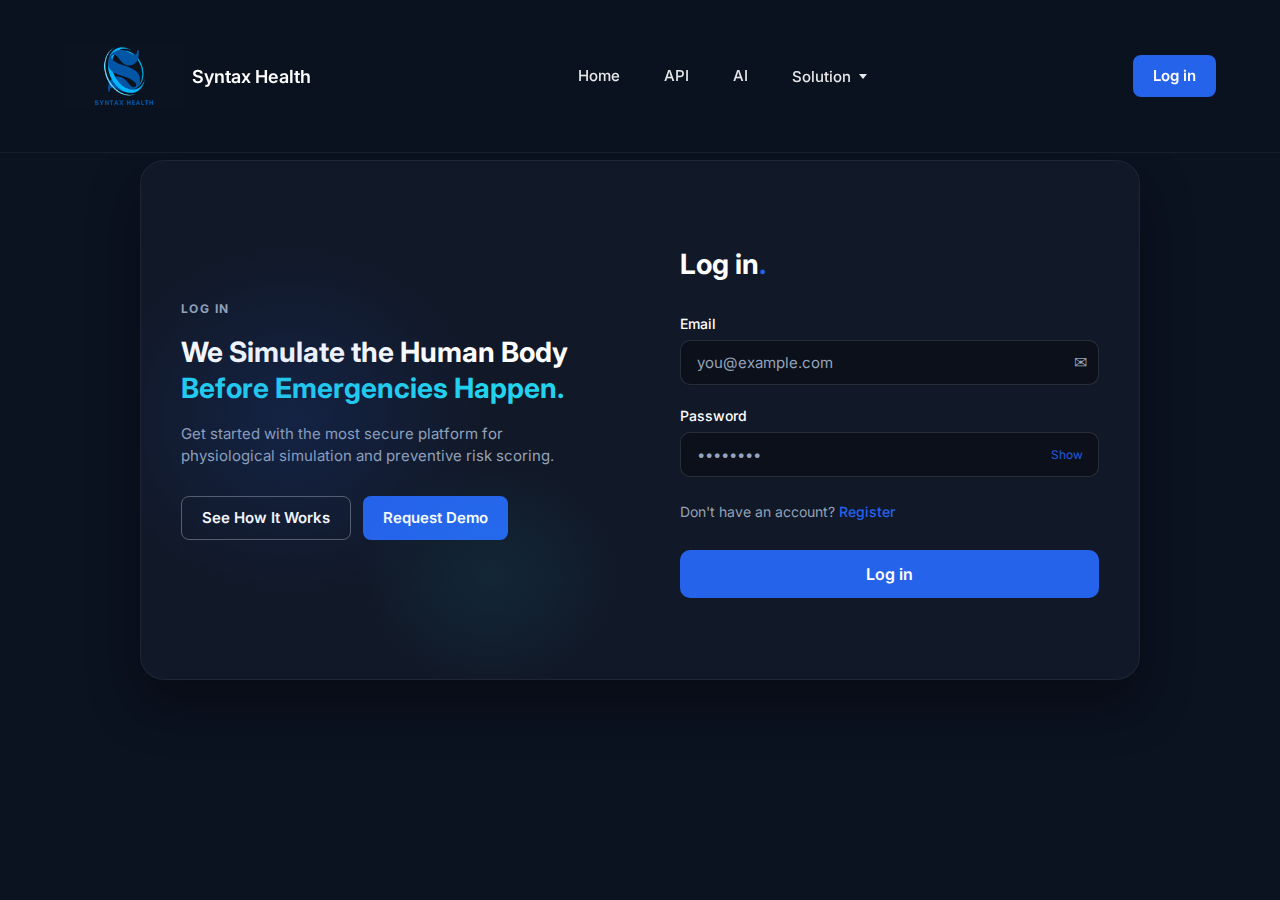
<file: clinical-dashboard.html>
<!DOCTYPE html>
<html lang="en">
<head>
  <meta charset="UTF-8" />
  <meta name="viewport" content="width=device-width, initial-scale=1.0" />
  <title>Clinical Dashboard — Syntax Health</title>
  <link rel="preconnect" href="https://fonts.googleapis.com" />
  <link rel="preconnect" href="https://fonts.gstatic.com" crossorigin />
  <link href="https://fonts.googleapis.com/css2?family=Inter:wght@400;500;600;700&display=swap" rel="stylesheet" />
  <link rel="stylesheet" href="styles.css" />
  <link rel="stylesheet" href="patient-dashboard.css" />
  <link rel="stylesheet" href="clinical-dashboard.css" />
</head>
<body class="clinical-dashboard-body">
  <header class="dashboard-nav">
    <div class="dashboard-nav-inner">
      <a href="index.html" class="logo">
        <img src="pics/logo3.jpeg" alt="Syntax Health" class="logo-icon-img dashboard-logo-img" />
        <span class="logo-text">Syntax Health</span>
      </a>
      <div class="dashboard-nav-right">
        <span class="dashboard-user-name" id="clinical-user-name">Clinician</span>
        <a href="index.html" class="btn btn-logout" id="clinical-logout">
          <span class="btn-logout-icon" aria-hidden="true">&#8592;</span>
          Logout
        </a>
      </div>
    </div>
  </header>

  <main class="clinical-dashboard-main">
    <section class="clinical-dashboard-hero">
      <div class="clinical-dashboard-inner">
        <div class="clinical-hero-title">
          <h1>Clinical dashboard</h1>
          <p class="clinical-hero-sub">Accept patients, enter personal and clinical data for simulation.</p>
        </div>

        <!-- Pending requests: accept / reject patient -->
        <div class="clinical-block card-glass">
          <h2 class="dashboard-block-title">Pending requests</h2>
          <p class="clinical-block-lead">Patients who requested to link with you. Accept to add them to your list and enter their data.</p>
          <ul id="clinical-pending-list" class="clinical-request-list">
            <li class="clinical-empty" id="clinical-pending-empty">No pending requests.</li>
          </ul>
        </div>

        <!-- My patients -->
        <div class="clinical-block card-glass">
          <h2 class="dashboard-block-title">My patients</h2>
          <p class="clinical-block-lead">Select a patient to view or enter their personal and simulation data.</p>
          <ul id="clinical-patients-list" class="clinical-patient-list">
            <li class="clinical-empty" id="clinical-patients-empty">No patients yet. Accept a request above or ask patients to send you a request.</li>
          </ul>
        </div>

        <!-- Enter patient data (personal + clinical for simulation) -->
        <div class="clinical-block card-glass" id="clinical-data-block" style="display: none;">
          <h2 class="dashboard-block-title">Patient data</h2>
          <p class="clinical-block-lead" id="clinical-data-subtitle">Enter personal and clinical data for <strong id="clinical-selected-name">—</strong>.</p>

          <form id="clinical-patient-form">
            <input type="hidden" id="clinical-patient-id" name="patientId" value="" />

            <h3 class="clinical-form-section-title">Personal data</h3>
            <div class="clinical-form-grid">
              <div class="clinical-field">
                <label for="cl-fullName">Full name</label>
                <input type="text" id="cl-fullName" name="fullName" placeholder="e.g. Jane Doe" />
              </div>
              <div class="clinical-field">
                <label for="cl-dob">Date of birth</label>
                <input type="date" id="cl-dob" name="dob" />
              </div>
              <div class="clinical-field">
                <label for="cl-gender">Gender</label>
                <select id="cl-gender" name="gender">
                  <option value="female">Female</option>
                  <option value="male">Male</option>
                  <option value="pregnant">Pregnant woman</option>
                </select>
              </div>
              <div class="clinical-field">
                <label for="cl-phone">Phone</label>
                <input type="tel" id="cl-phone" name="phone" placeholder="e.g. +1 555 000 0000" />
              </div>
              <div class="clinical-field clinical-field-full">
                <label for="cl-address">Address</label>
                <input type="text" id="cl-address" name="address" placeholder="Street, city, postal code" />
              </div>
            </div>

            <h3 class="clinical-form-section-title">Clinical data (for simulation)</h3>
            <div class="clinical-form-grid">
              <div class="clinical-field">
                <label for="cl-age">Age (years)</label>
                <input type="number" id="cl-age" name="age" min="1" max="120" placeholder="e.g. 35" />
              </div>
              <div class="clinical-field">
                <label for="cl-weight">Weight (kg)</label>
                <input type="number" id="cl-weight" name="weight" min="20" max="300" step="0.1" placeholder="e.g. 70" />
              </div>
              <div class="clinical-field">
                <label for="cl-height">Height (cm)</label>
                <input type="number" id="cl-height" name="height" min="100" max="250" placeholder="e.g. 170" />
              </div>
              <div class="clinical-field">
                <label for="cl-glucose">Glucose (mg/dL)</label>
                <input type="number" id="cl-glucose" name="glucose" min="50" max="400" placeholder="e.g. 98" />
              </div>
              <div class="clinical-field">
                <label for="cl-platelets">Platelet count (×10⁹/L)</label>
                <input type="number" id="cl-platelets" name="platelets" min="50" max="600" placeholder="e.g. 245" />
              </div>
              <div class="clinical-field">
                <label for="cl-bpSys">Systolic BP (mmHg)</label>
                <input type="number" id="cl-bpSys" name="bpSys" min="70" max="220" placeholder="e.g. 122" />
              </div>
              <div class="clinical-field">
                <label for="cl-bpDia">Diastolic BP (mmHg)</label>
                <input type="number" id="cl-bpDia" name="bpDia" min="40" max="140" placeholder="e.g. 78" />
              </div>
              <div class="clinical-field">
                <label for="cl-hr">Heart rate (bpm)</label>
                <input type="number" id="cl-hr" name="heartRate" min="40" max="180" placeholder="e.g. 72" />
              </div>
              <div class="clinical-field">
                <label for="cl-hba1c">HbA1c (%)</label>
                <input type="number" id="cl-hba1c" name="hba1c" min="4" max="14" step="0.1" placeholder="e.g. 5.4" />
              </div>
              <div class="clinical-field clinical-field-full">
                <label for="cl-notes">Notes / symptoms</label>
                <textarea id="cl-notes" name="notes" rows="3" placeholder="e.g. Headaches, swelling. Patient reports fatigue."></textarea>
              </div>
            </div>

            <div class="clinical-form-actions">
              <button type="submit" class="btn btn-primary">Save patient data</button>
            </div>
            <p id="clinical-form-message" class="clinical-form-message" style="display: none;"></p>
          </form>
        </div>
      </div>
    </section>
  </main>

  <script src="js/auth.js"></script>
  <script src="clinical-dashboard.js"></script>
</body>
</html>
</file>
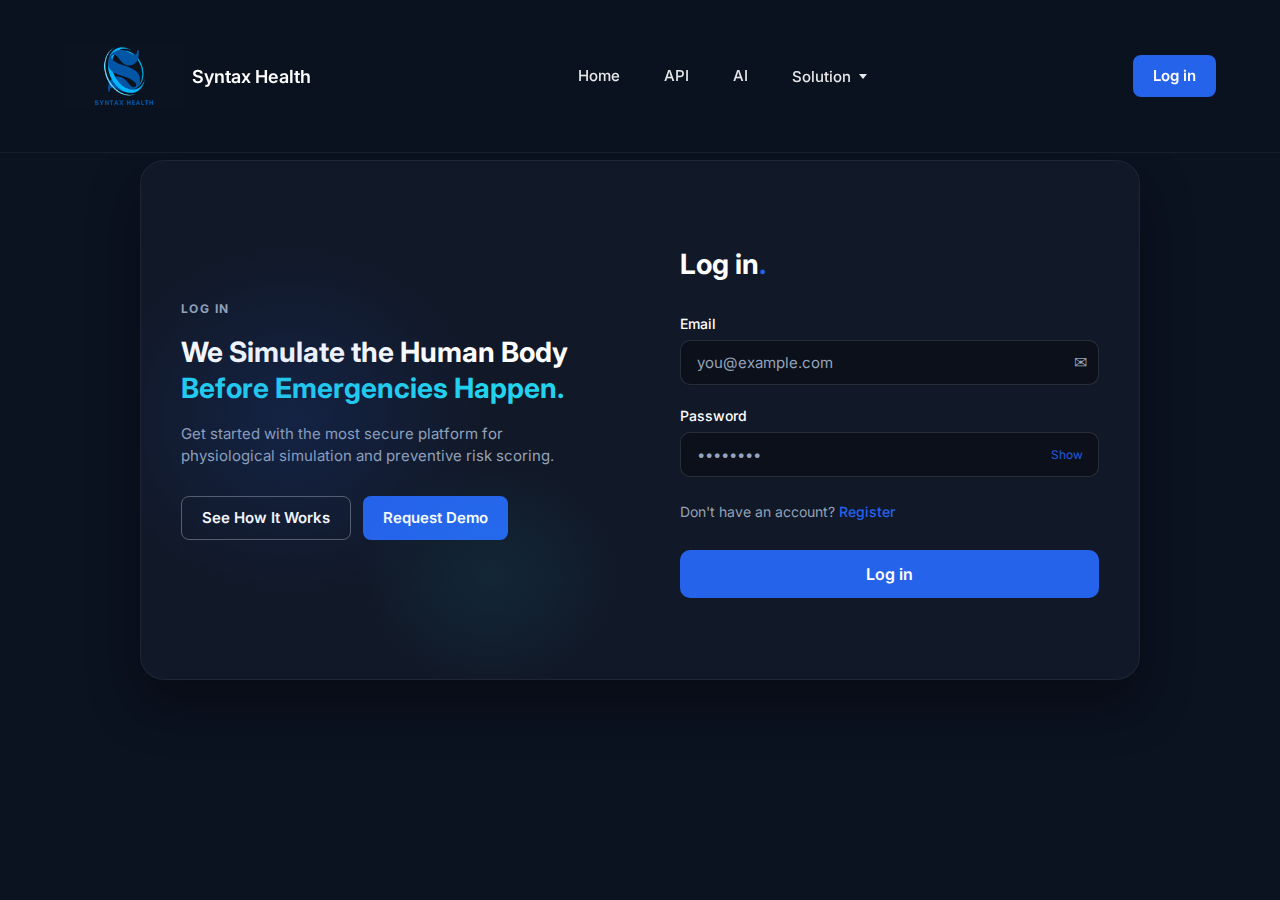
<file: login.html>
<!DOCTYPE html>
<html lang="en">
<head>
  <meta charset="UTF-8" />
  <meta name="viewport" content="width=device-width, initial-scale=1.0" />
  <meta http-equiv="Cache-Control" content="no-cache, no-store, must-revalidate" />
  <meta http-equiv="Pragma" content="no-cache" />
  <title>Log in — Syntax Health</title>
  <link rel="preconnect" href="https://fonts.googleapis.com" />
  <link rel="preconnect" href="https://fonts.gstatic.com" crossorigin />
  <link href="https://fonts.googleapis.com/css2?family=Inter:wght@400;500;600;700&display=swap" rel="stylesheet" />
  <link rel="stylesheet" href="styles.css" />
  <link rel="stylesheet" href="auth-page.css" />
</head>
<body>
  <header class="nav-bar">
    <div class="nav-inner">
      <a href="index.html" class="logo">
        <img src="pics/logo3.jpeg" alt="Syntax Health" class="logo-icon-img" />
        <span class="logo-text">Syntax Health</span>
      </a>
      <nav class="nav-links">
        <a href="index.html">Home</a>
        <a href="api.html">API</a>
        <a href="ai.html">AI</a>
        <div class="nav-dropdown">
          <button type="button" class="nav-dropdown-trigger" aria-expanded="false" aria-haspopup="true">Solution</button>
          <ul class="nav-dropdown-menu">
            <li><a href="simulation.html">Simulation</a></li>
            <li><a href="visualization.html">Visualization</a></li>
          </ul>
        </div>
      </nav>
      <a href="login.html" class="btn btn-primary">Log in</a>
    </div>
  </header>

  <main class="auth-page">
    <div class="auth-container">
      <div class="auth-promo">
        <span class="auth-promo-label">LOG IN</span>
        <h1 class="auth-promo-headline">We Simulate the Human Body <span class="auth-promo-accent">Before Emergencies Happen.</span></h1>
        <p class="auth-promo-text">Get started with the most secure platform for physiological simulation and preventive risk scoring.</p>
        <div class="auth-promo-buttons">
          <a href="index.html#how-it-works" class="btn btn-secondary">See How It Works</a>
          <a href="index.html#demo" class="btn btn-primary">Request Demo</a>
        </div>
        <div class="auth-promo-bg"></div>
      </div>
      <div class="auth-form-wrap">
        <h2 class="auth-form-title">Log in<span class="auth-form-title-accent">.</span></h2>
        <form id="auth-login-form" class="auth-form">
          <div class="auth-field">
            <label for="auth-email">Email</label>
            <div class="auth-input-wrap">
              <input type="email" id="auth-email" name="email" placeholder="you@example.com" required />
              <span class="auth-input-icon" aria-hidden="true">&#9993;</span>
            </div>
          </div>
          <div class="auth-field">
            <label for="auth-password">Password</label>
            <div class="auth-input-wrap">
              <input type="password" id="auth-password" name="password" placeholder="••••••••" required />
              <button type="button" class="auth-password-toggle" aria-label="Show password">Show</button>
            </div>
          </div>
          <p id="auth-login-error" class="auth-login-error" style="display: none;"></p>
          <p class="auth-form-footer">
            Don't have an account? <a href="register.html" id="auth-register-link">Register</a>
          </p>
          <button type="submit" class="btn btn-primary auth-submit">Log in</button>
        </form>
      </div>
    </div>
  </main>

  <script src="./js/auth.js"></script>
  <script src="./script.js"></script>
  <script>
    document.addEventListener('DOMContentLoaded', function () {
      var form = document.getElementById('auth-login-form');
      var errorEl = document.getElementById('auth-login-error');
      if (form) {
        form.addEventListener('submit', function (e) {
          e.preventDefault();
          if (errorEl) errorEl.style.display = 'none';
          var email = document.getElementById('auth-email').value.trim();
          var password = document.getElementById('auth-password').value;
          if (!email || !password) {
            if (errorEl) {
              errorEl.textContent = 'Please enter email and password.';
              errorEl.style.display = 'block';
            }
            return;
          }
          if (typeof window.SyntaxAuth === 'undefined') {
            if (errorEl) {
              errorEl.textContent = 'Authentication could not load. Please refresh the page.';
              errorEl.style.display = 'block';
            }
            return;
          }
          try {
            var result = window.SyntaxAuth.login(email, password);
            if (result.ok && result.user) {
              // All roles go to a page that exists (no portal folder)
              if (result.user.role === 'patient') {
                window.location.replace('patient-dashboard.html');
              } else if (result.user.role === 'clinician') {
                window.location.replace('clinical-dashboard.html');
              } else {
                window.location.replace('index.html');
              }
            } else if (result && !result.ok) {
              if (errorEl) {
                errorEl.textContent = result.message || 'Invalid email or password.';
                errorEl.style.display = 'block';
              }
            } else {
              if (errorEl) {
                errorEl.textContent = 'Invalid email or password.';
                errorEl.style.display = 'block';
              }
            }
          } catch (err) {
            if (errorEl) {
              errorEl.textContent = 'Something went wrong. Please try again.';
              errorEl.style.display = 'block';
            }
          }
        });
      }
      var toggle = document.querySelector('.auth-password-toggle');
      var pw = document.getElementById('auth-password');
      if (toggle && pw) {
        toggle.addEventListener('click', function (e) {
          e.preventDefault();
          var isPass = pw.type === 'password';
          pw.type = isPass ? 'text' : 'password';
          toggle.textContent = isPass ? 'Hide' : 'Show';
          toggle.setAttribute('aria-label', isPass ? 'Hide password' : 'Show password');
        });
      }
    });
  </script>
</body>
</html>
</file>
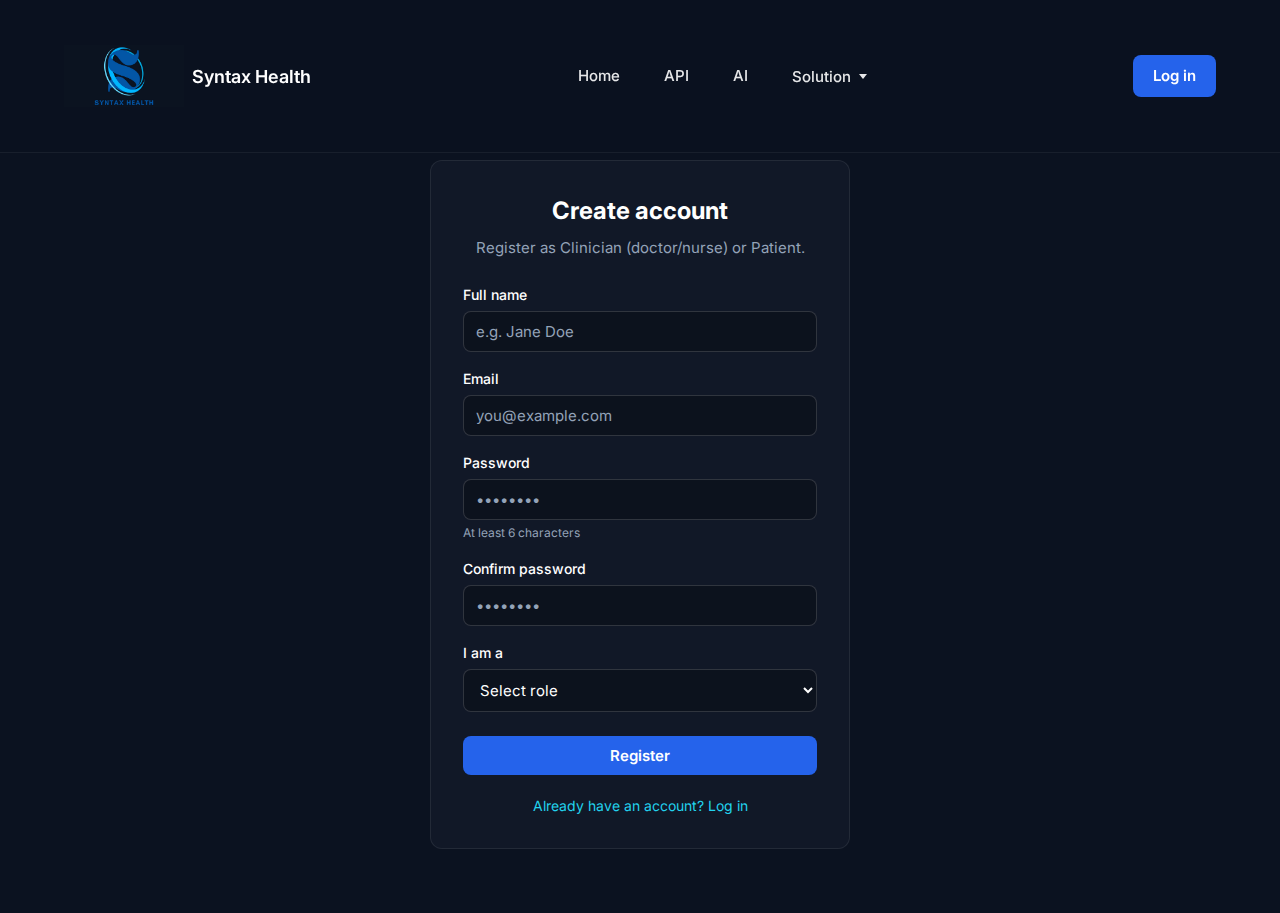
<file: register.html>
<!DOCTYPE html>
<html lang="en">
<head>
  <meta charset="UTF-8" />
  <meta name="viewport" content="width=device-width, initial-scale=1.0" />
  <title>Register — Syntax Health</title>
  <link rel="preconnect" href="https://fonts.googleapis.com" />
  <link rel="preconnect" href="https://fonts.gstatic.com" crossorigin />
  <link href="https://fonts.googleapis.com/css2?family=Inter:wght@400;500;600;700&display=swap" rel="stylesheet" />
  <link rel="stylesheet" href="styles.css" />
  <link rel="stylesheet" href="portal.css" />
</head>
<body>
  <header class="nav-bar">
    <div class="nav-inner">
      <a href="index.html" class="logo">
        <img src="pics/logo3.jpeg" alt="Syntax Health" class="logo-icon-img" />
        <span class="logo-text">Syntax Health</span>
      </a>
      <nav class="nav-links">
        <a href="index.html">Home</a>
        <a href="api.html">API</a>
        <a href="ai.html">AI</a>
        <div class="nav-dropdown">
          <button type="button" class="nav-dropdown-trigger" aria-expanded="false" aria-haspopup="true">Solution</button>
          <ul class="nav-dropdown-menu">
            <li><a href="simulation.html">Simulation</a></li>
            <li><a href="visualization.html">Visualization</a></li>
          </ul>
        </div>
      </nav>
      <a href="login.html" class="btn btn-primary">Log in</a>
    </div>
  </header>

  <main class="portal-page">
    <div class="portal-box">
      <h1>Create account</h1>
      <p class="subtitle">Register as Clinician (doctor/nurse) or Patient.</p>
      <form id="register-form">
        <div class="form-group">
          <label for="name">Full name</label>
          <input type="text" id="name" name="name" required placeholder="e.g. Jane Doe" />
        </div>
        <div class="form-group">
          <label for="email">Email</label>
          <input type="email" id="email" name="email" required placeholder="you@example.com" />
        </div>
        <div class="form-group">
          <label for="password">Password</label>
          <input type="password" id="password" name="password" required placeholder="••••••••" minlength="6" />
          <span class="form-hint">At least 6 characters</span>
        </div>
        <div class="form-group">
          <label for="passwordConfirm">Confirm password</label>
          <input type="password" id="passwordConfirm" name="passwordConfirm" required placeholder="••••••••" />
        </div>
        <div class="form-group">
          <label for="role">I am a</label>
          <select id="role" name="role" required>
            <option value="">Select role</option>
            <option value="clinician">Clinician (doctor / nurse)</option>
            <option value="patient">Patient</option>
          </select>
        </div>
        <div class="form-group form-group-patient-type" style="display: none;">
          <label for="patientType">Patient type</label>
          <select id="patientType" name="patientType">
            <option value="">Select type</option>
            <option value="kid">Child</option>
            <option value="male">Male</option>
            <option value="female">Female</option>
            <option value="pregnant">Pregnant / Postpartum</option>
          </select>
        </div>
        <div class="form-actions">
          <button type="submit" class="btn btn-primary">Register</button>
        </div>
        <p id="form-message" style="margin-top: 0.75rem; font-size: 0.875rem; color: #f87171; display: none;"></p>
      </form>
      <p class="portal-link"><a href="login.html">Already have an account? Log in</a></p>
    </div>
  </main>
  <script src="js/auth.js"></script>
  <script src="script.js"></script>
  <script>
    document.addEventListener('DOMContentLoaded', function () {
      var roleSelect = document.getElementById('role');
      var patientTypeGroup = document.querySelector('.form-group-patient-type');
      if (roleSelect && patientTypeGroup) {
        roleSelect.addEventListener('change', function () {
          patientTypeGroup.style.display = this.value === 'patient' ? 'block' : 'none';
        });
      }

      var form = document.getElementById('register-form');
      if (!form) return;
      form.addEventListener('submit', function (e) {
        e.preventDefault();
        var msg = document.getElementById('form-message');
        if (msg) msg.style.display = 'none';
        var name = document.getElementById('name').value.trim();
        var email = document.getElementById('email').value.trim();
        var password = document.getElementById('password').value;
        var passwordConfirm = document.getElementById('passwordConfirm').value;
        var role = document.getElementById('role').value;
        var patientType = document.getElementById('patientType').value || null;
        if (!name || !email || !password || !role) {
          if (msg) { msg.textContent = 'Please fill all required fields.'; msg.style.display = 'block'; }
          return;
        }
        if (password.length < 6) {
          if (msg) { msg.textContent = 'Password must be at least 6 characters.'; msg.style.display = 'block'; }
          return;
        }
        if (password !== passwordConfirm) {
          if (msg) { msg.textContent = 'Passwords do not match.'; msg.style.display = 'block'; }
          return;
        }
        if (typeof window.SyntaxAuth === 'undefined') {
          if (msg) { msg.textContent = 'Registration could not load. Please refresh the page.'; msg.style.display = 'block'; }
          return;
        }
        try {
          var result = window.SyntaxAuth.register({ name: name, email: email, password: password, role: role, patientType: patientType });
          if (result.ok) {
            window.SyntaxAuth.setCurrentUser(result.user);
            if (result.user.role === 'patient') {
              window.location.href = 'patient-dashboard.html';
            } else if (result.user.role === 'clinician') {
              window.location.href = 'clinical-dashboard.html';
            } else {
              window.location.href = 'index.html';
            }
          } else {
            if (msg) { msg.textContent = result.message || 'Registration failed.'; msg.style.display = 'block'; }
          }
        } catch (err) {
          if (msg) { msg.textContent = 'Something went wrong. Please try again.'; msg.style.display = 'block'; }
        }
      });
    });
  </script>
</body>
</html>
</file>
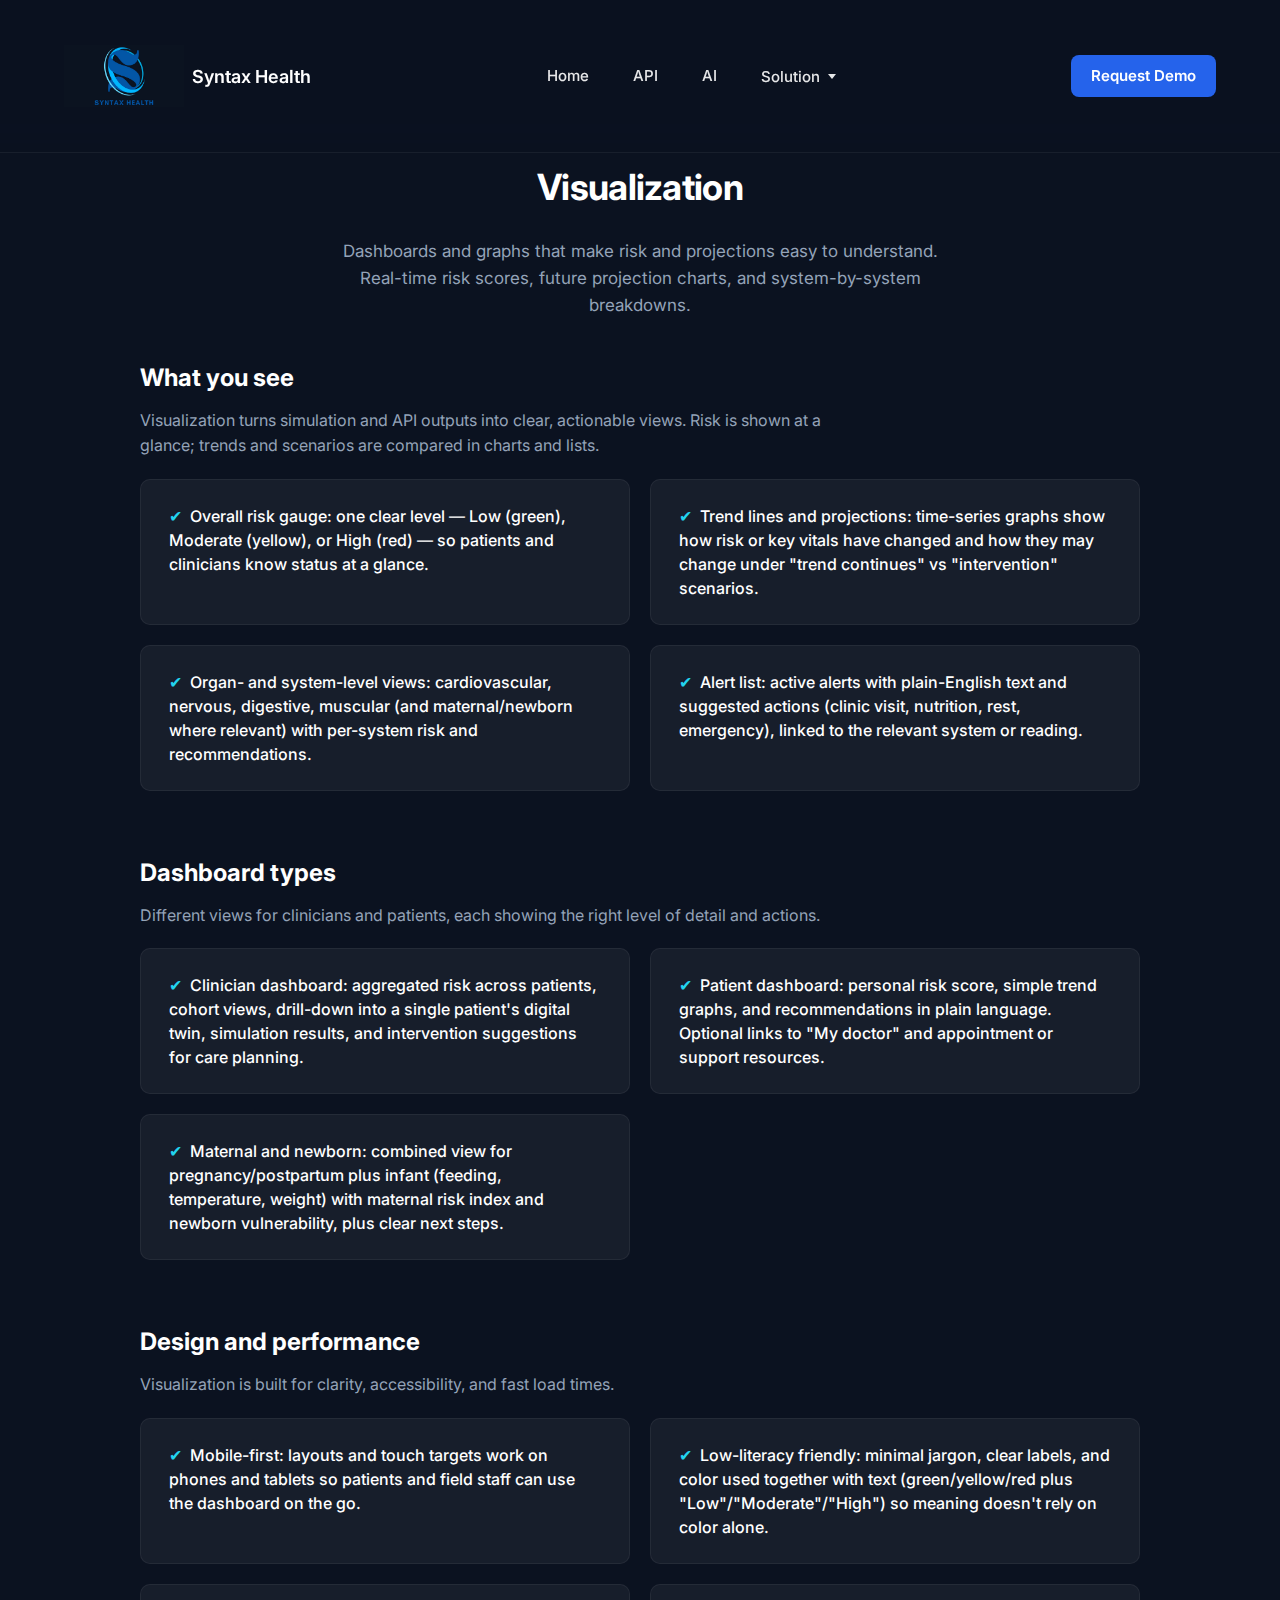
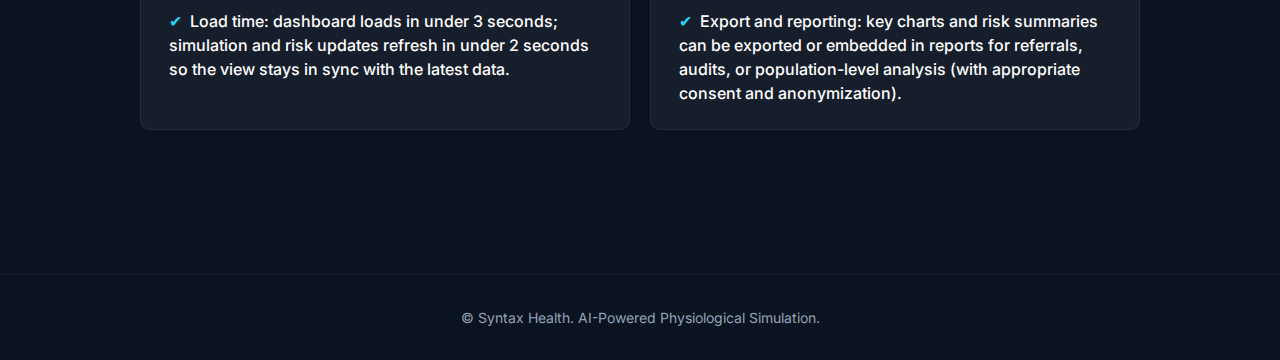
<file: visualization.html>
<!DOCTYPE html>
<html lang="en">
<head>
  <meta charset="UTF-8" />
  <meta name="viewport" content="width=device-width, initial-scale=1.0" />
  <title>Visualization — Syntax Health</title>
  <link rel="preconnect" href="https://fonts.googleapis.com" />
  <link rel="preconnect" href="https://fonts.gstatic.com" crossorigin />
  <link href="https://fonts.googleapis.com/css2?family=Inter:wght@400;500;600;700&display=swap" rel="stylesheet" />
  <link rel="stylesheet" href="styles.css" />
</head>
<body>
  <header class="nav-bar">
    <div class="nav-inner">
      <a href="index.html" class="logo">
        <img src="pics/logo3.jpeg" alt="Syntax Health" class="logo-icon-img" />
        <span class="logo-text">Syntax Health</span>
      </a>
      <nav class="nav-links">
        <a href="index.html">Home</a>
        <a href="api.html">API</a>
        <a href="ai.html">AI</a>
        <div class="nav-dropdown">
          <button type="button" class="nav-dropdown-trigger" aria-expanded="false" aria-haspopup="true">Solution</button>
          <ul class="nav-dropdown-menu">
            <li><a href="simulation.html">Simulation</a></li>
            <li><a href="visualization.html" class="active">Visualization</a></li>
          </ul>
        </div>
      </nav>
      <a href="index.html#demo" class="btn btn-primary">Request Demo</a>
    </div>
  </header>

  <main class="section api-page" style="padding-top: 10rem;">
    <div class="container">
      <h1 class="section-title">Visualization</h1>
      <p class="section-lead">Dashboards and graphs that make risk and projections easy to understand. Real-time risk scores, future projection charts, and system-by-system breakdowns.</p>

      <section class="api-section">
        <h2 class="api-section-title">What you see</h2>
        <p class="api-section-lead">Visualization turns simulation and API outputs into clear, actionable views. Risk is shown at a glance; trends and scenarios are compared in charts and lists.</p>
        <div class="diff-grid">
          <div class="diff-card">Overall risk gauge: one clear level — Low (green), Moderate (yellow), or High (red) — so patients and clinicians know status at a glance.</div>
          <div class="diff-card">Trend lines and projections: time-series graphs show how risk or key vitals have changed and how they may change under &quot;trend continues&quot; vs &quot;intervention&quot; scenarios.</div>
          <div class="diff-card">Organ- and system-level views: cardiovascular, nervous, digestive, muscular (and maternal/newborn where relevant) with per-system risk and recommendations.</div>
          <div class="diff-card">Alert list: active alerts with plain-English text and suggested actions (clinic visit, nutrition, rest, emergency), linked to the relevant system or reading.</div>
        </div>
      </section>

      <section class="api-section">
        <h2 class="api-section-title">Dashboard types</h2>
        <p class="api-section-lead">Different views for clinicians and patients, each showing the right level of detail and actions.</p>
        <div class="diff-grid">
          <div class="diff-card">Clinician dashboard: aggregated risk across patients, cohort views, drill-down into a single patient&#39;s digital twin, simulation results, and intervention suggestions for care planning.</div>
          <div class="diff-card">Patient dashboard: personal risk score, simple trend graphs, and recommendations in plain language. Optional links to &quot;My doctor&quot; and appointment or support resources.</div>
          <div class="diff-card">Maternal and newborn: combined view for pregnancy/postpartum plus infant (feeding, temperature, weight) with maternal risk index and newborn vulnerability, plus clear next steps.</div>
        </div>
      </section>

      <section class="api-section">
        <h2 class="api-section-title">Design and performance</h2>
        <p class="api-section-lead">Visualization is built for clarity, accessibility, and fast load times.</p>
        <div class="diff-grid">
          <div class="diff-card">Mobile-first: layouts and touch targets work on phones and tablets so patients and field staff can use the dashboard on the go.</div>
          <div class="diff-card">Low-literacy friendly: minimal jargon, clear labels, and color used together with text (green/yellow/red plus &quot;Low&quot;/&quot;Moderate&quot;/&quot;High&quot;) so meaning doesn&#39;t rely on color alone.</div>
          <div class="diff-card">Load time: dashboard loads in under 3 seconds; simulation and risk updates refresh in under 2 seconds so the view stays in sync with the latest data.</div>
          <div class="diff-card">Export and reporting: key charts and risk summaries can be exported or embedded in reports for referrals, audits, or population-level analysis (with appropriate consent and anonymization).</div>
        </div>
      </section>
    </div>
  </main>

  <footer class="footer">
    <div class="container">
      <p>© Syntax Health. AI-Powered Physiological Simulation.</p>
    </div>
  </footer>
  <script src="script.js"></script>
</body>
</html>
</file>
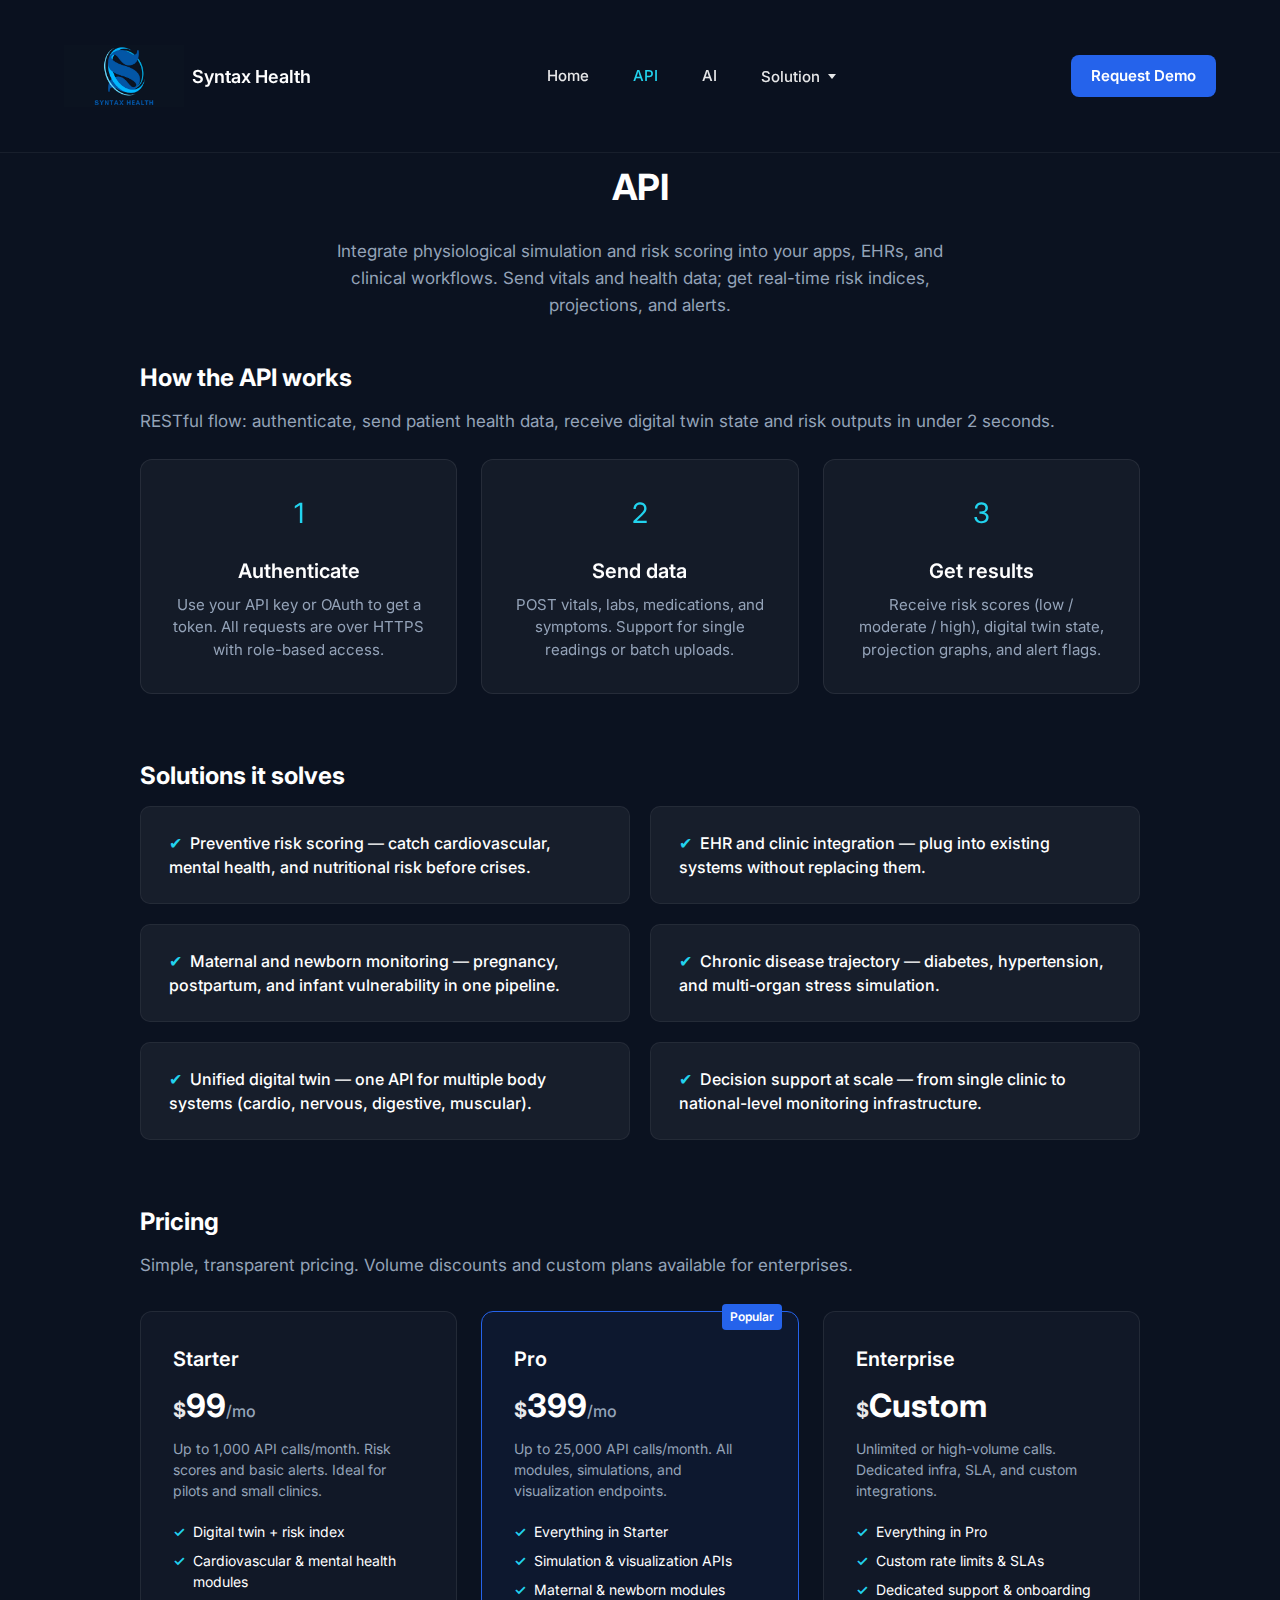
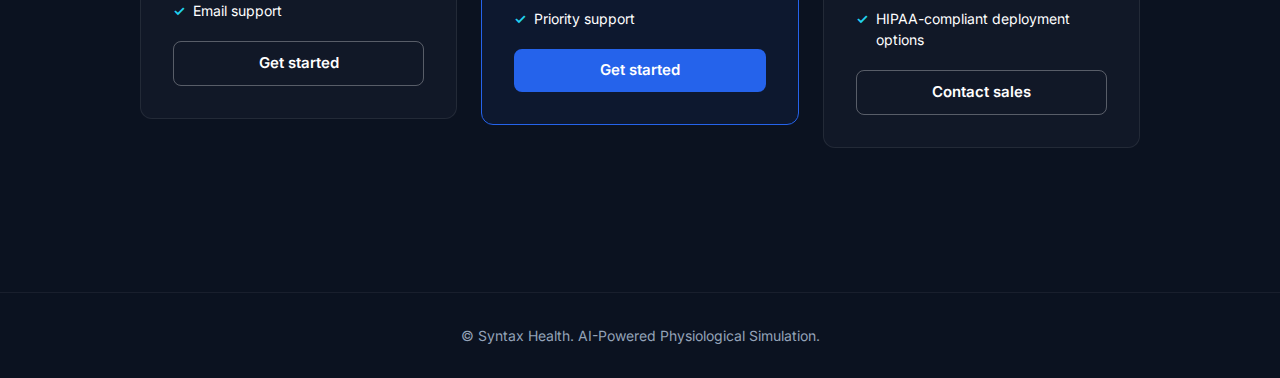
<file: syntax health/api.html>
<!DOCTYPE html>
<html lang="en">
<head>
  <meta charset="UTF-8" />
  <meta name="viewport" content="width=device-width, initial-scale=1.0" />
  <title>API — Syntax Health</title>
  <link rel="preconnect" href="https://fonts.googleapis.com" />
  <link rel="preconnect" href="https://fonts.gstatic.com" crossorigin />
  <link href="https://fonts.googleapis.com/css2?family=Inter:wght@400;500;600;700&display=swap" rel="stylesheet" />
  <link rel="stylesheet" href="styles.css" />
</head>
<body>
  <header class="nav-bar">
    <div class="nav-inner">
      <a href="index.html" class="logo">
        <img src="pics/logo3.jpeg" alt="Syntax Health" class="logo-icon-img" />
        <span class="logo-text">Syntax Health</span>
      </a>
      <nav class="nav-links">
        <a href="index.html">Home</a>
        <a href="api.html" class="active">API</a>
        <a href="ai.html">AI</a>
        <div class="nav-dropdown">
          <button type="button" class="nav-dropdown-trigger" aria-expanded="false" aria-haspopup="true">Solution</button>
          <ul class="nav-dropdown-menu">
            <li><a href="simulation.html">Simulation</a></li>
            <li><a href="visualization.html">Visualization</a></li>
          </ul>
        </div>
      </nav>
      <a href="index.html#demo" class="btn btn-primary">Request Demo</a>
    </div>
  </header>

  <main class="section api-page" style="padding-top: 10rem;">
    <div class="container">
      <h1 class="section-title">API</h1>
      <p class="section-lead">Integrate physiological simulation and risk scoring into your apps, EHRs, and clinical workflows. Send vitals and health data; get real-time risk indices, projections, and alerts.</p>

      <section class="api-section">
        <h2 class="api-section-title">How the API works</h2>
        <p class="section-lead" style="margin-bottom: 1.5rem;">RESTful flow: authenticate, send patient health data, receive digital twin state and risk outputs in under 2 seconds.</p>
        <div class="cards-three">
          <div class="card card-glass">
            <div class="card-icon card-icon-svg" style="color: var(--accent-cyan);">1</div>
            <h3>Authenticate</h3>
            <p>Use your API key or OAuth to get a token. All requests are over HTTPS with role-based access.</p>
          </div>
          <div class="card card-glass">
            <div class="card-icon card-icon-svg" style="color: var(--accent-cyan);">2</div>
            <h3>Send data</h3>
            <p>POST vitals, labs, medications, and symptoms. Support for single readings or batch uploads.</p>
          </div>
          <div class="card card-glass">
            <div class="card-icon card-icon-svg" style="color: var(--accent-cyan);">3</div>
            <h3>Get results</h3>
            <p>Receive risk scores (low / moderate / high), digital twin state, projection graphs, and alert flags.</p>
          </div>
        </div>
      </section>

      <section class="api-section">
        <h2 class="api-section-title">Solutions it solves</h2>
        <div class="diff-grid">
          <div class="diff-card">Preventive risk scoring — catch cardiovascular, mental health, and nutritional risk before crises.</div>
          <div class="diff-card">EHR and clinic integration — plug into existing systems without replacing them.</div>
          <div class="diff-card">Maternal and newborn monitoring — pregnancy, postpartum, and infant vulnerability in one pipeline.</div>
          <div class="diff-card">Chronic disease trajectory — diabetes, hypertension, and multi-organ stress simulation.</div>
          <div class="diff-card">Unified digital twin — one API for multiple body systems (cardio, nervous, digestive, muscular).</div>
          <div class="diff-card">Decision support at scale — from single clinic to national-level monitoring infrastructure.</div>
        </div>
      </section>

      <section class="api-section">
        <h2 class="api-section-title">Pricing</h2>
        <p class="section-lead" style="margin-bottom: 2rem;">Simple, transparent pricing. Volume discounts and custom plans available for enterprises.</p>
        <div class="pricing-grid">
          <div class="pricing-card">
            <h3>Starter</h3>
            <p class="pricing-amount"><span class="pricing-currency">$</span>99<span class="pricing-period">/mo</span></p>
            <p class="pricing-desc">Up to 1,000 API calls/month. Risk scores and basic alerts. Ideal for pilots and small clinics.</p>
            <ul class="pricing-features">
              <li>Digital twin + risk index</li>
              <li>Cardiovascular &amp; mental health modules</li>
              <li>Email support</li>
            </ul>
            <a href="index.html#demo" class="btn btn-secondary" style="width: 100%; margin-top: 1rem;">Get started</a>
          </div>
          <div class="pricing-card pricing-card-featured">
            <span class="pricing-badge">Popular</span>
            <h3>Pro</h3>
            <p class="pricing-amount"><span class="pricing-currency">$</span>399<span class="pricing-period">/mo</span></p>
            <p class="pricing-desc">Up to 25,000 API calls/month. All modules, simulations, and visualization endpoints.</p>
            <ul class="pricing-features">
              <li>Everything in Starter</li>
              <li>Simulation &amp; visualization APIs</li>
              <li>Maternal &amp; newborn modules</li>
              <li>Priority support</li>
            </ul>
            <a href="index.html#demo" class="btn btn-primary" style="width: 100%; margin-top: 1rem;">Get started</a>
          </div>
          <div class="pricing-card">
            <h3>Enterprise</h3>
            <p class="pricing-amount"><span class="pricing-currency">$</span>Custom</p>
            <p class="pricing-desc">Unlimited or high-volume calls. Dedicated infra, SLA, and custom integrations.</p>
            <ul class="pricing-features">
              <li>Everything in Pro</li>
              <li>Custom rate limits &amp; SLAs</li>
              <li>Dedicated support &amp; onboarding</li>
              <li>HIPAA-compliant deployment options</li>
            </ul>
            <a href="index.html#demo" class="btn btn-secondary" style="width: 100%; margin-top: 1rem;">Contact sales</a>
          </div>
        </div>
      </section>
    </div>
  </main>

  <footer class="footer">
    <div class="container">
      <p>© Syntax Health. AI-Powered Physiological Simulation.</p>
    </div>
  </footer>
  <script src="script.js"></script>
</body>
</html>
</file>
<file: styles.css>
/* ============================================
   Syntax Health — Premium Dark Landing
   Colors: #0B1220, #111827, #2563EB, #22D3EE
   Font: Inter
   ============================================ */

:root {
  --bg-primary: #0B1220;
  --bg-secondary: #111827;
  --accent-blue: #2563EB;
  --accent-cyan: #22D3EE;
  --text-white: #FFFFFF;
  --text-muted: #94A3B8;
  --font-heading: 'Inter', sans-serif;
  --font-body: 'Inter', sans-serif;
}

* {
  box-sizing: border-box;
  margin: 0;
  padding: 0;
}

html {
  scroll-behavior: smooth;
}

body {
  font-family: var(--font-body);
  font-weight: 400;
  background: var(--bg-primary);
  color: var(--text-white);
  line-height: 1.5;
  overflow-x: hidden;
}

/* ——— SECTION 1 — NAVIGATION BAR ——— */
.nav-bar {
  position: fixed;
  top: 0;
  left: 0;
  right: 0;
  z-index: 100;
  background: rgba(11, 18, 32, 0.85);
  backdrop-filter: blur(12px);
  border-bottom: 1px solid rgba(255, 255, 255, 0.06);
}

.nav-inner {
  max-width: 1200px;
  margin: 0 auto;
  padding: 1rem 1.5rem;
  display: flex;
  align-items: center;
  justify-content: space-between;
}

.logo {
  display: flex;
  align-items: center;
  gap: 0.5rem;
  text-decoration: none;
  color: var(--text-white);
  font-weight: 600;
  font-size: 1.125rem;
}

.logo-icon {
  font-size: 1.25rem;
}

.logo-icon-img {
  width: 120px;
  height: 120px;
  object-fit: contain;
  border-radius: 8px;
  display: block;
}

.nav-links {
  display: flex;
  align-items: center;
  gap: 2.75rem;
}

.nav-links a {
  color: var(--text-white);
  text-decoration: none;
  font-size: 0.9375rem;
  font-weight: 500;
  opacity: 0.9;
  transition: opacity 0.2s;
}

.nav-links a:hover {
  opacity: 1;
}

.nav-links a.active {
  color: var(--accent-cyan);
  opacity: 1;
}

.nav-dropdown-menu a.active {
  color: var(--accent-cyan);
}

/* Dropdown: Solution */
.nav-dropdown {
  position: relative;
}

.nav-dropdown-trigger {
  display: inline-flex;
  align-items: center;
  gap: 0.25rem;
  padding: 0;
  background: none;
  border: none;
  color: var(--text-white);
  font-family: var(--font-body);
  font-size: 0.9375rem;
  font-weight: 500;
  opacity: 0.9;
  cursor: pointer;
  transition: opacity 0.2s;
}

.nav-dropdown-trigger:hover {
  opacity: 1;
}

.nav-dropdown-trigger::after {
  content: '';
  width: 0;
  height: 0;
  border-left: 4px solid transparent;
  border-right: 4px solid transparent;
  border-top: 5px solid currentColor;
  margin-left: 0.25rem;
}

.nav-dropdown-menu {
  position: absolute;
  top: 100%;
  left: 0;
  margin: 0.5rem 0 0;
  padding: 0.5rem 0;
  min-width: 160px;
  background: var(--bg-secondary);
  border: 1px solid rgba(255, 255, 255, 0.1);
  border-radius: 8px;
  list-style: none;
  box-shadow: 0 10px 25px rgba(0, 0, 0, 0.3);
  opacity: 0;
  visibility: hidden;
  transform: translateY(-4px);
  transition: opacity 0.2s, visibility 0.2s, transform 0.2s;
  z-index: 50;
}

.nav-dropdown:hover .nav-dropdown-menu,
.nav-dropdown.is-open .nav-dropdown-menu {
  opacity: 1;
  visibility: visible;
  transform: translateY(0);
}

.nav-dropdown-menu li {
  margin: 0;
}

.nav-dropdown-menu a {
  display: block;
  padding: 0.5rem 1rem;
  color: var(--text-white);
  text-decoration: none;
  font-size: 0.875rem;
  font-weight: 500;
  opacity: 0.9;
}

.nav-dropdown-menu a:hover {
  background: rgba(255, 255, 255, 0.08);
  opacity: 1;
}

/* Buttons */
.btn {
  display: inline-flex;
  align-items: center;
  justify-content: center;
  gap: 0.5rem;
  padding: 0.625rem 1.25rem;
  border-radius: 8px;
  font-family: var(--font-body);
  font-weight: 600;
  font-size: 0.9375rem;
  text-decoration: none;
  cursor: pointer;
  transition: background 0.2s, transform 0.15s;
}

.btn-primary {
  background: var(--accent-blue);
  color: var(--text-white);
  border: none;
}

.btn-primary:hover {
  background: #1d4ed8;
  transform: translateY(-1px);
}

.btn-secondary {
  background: transparent;
  color: var(--text-white);
  border: 1px solid rgba(255, 255, 255, 0.3);
}

.btn-secondary:hover {
  border-color: rgba(255, 255, 255, 0.5);
  background: rgba(255, 255, 255, 0.05);
}

.btn-lg {
  padding: 0.875rem 1.5rem;
  font-size: 1rem;
}

.btn-xl {
  padding: 1rem 2rem;
  font-size: 1.125rem;
}

/* ——— SECTION 2 — HERO ——— */
.hero {
  position: relative;
  min-height: 100vh;
  display: flex;
  align-items: center;
  padding: 10rem 1.5rem 4rem;
}

.hero-bg-gradient {
  position: absolute;
  inset: 0;
  background: radial-gradient(ellipse 80% 60% at 70% 40%, rgba(37, 99, 235, 0.08) 0%, transparent 50%),
              radial-gradient(ellipse 50% 40% at 90% 20%, rgba(34, 211, 238, 0.05) 0%, transparent 40%);
  pointer-events: none;
}

.hero-inner {
  max-width: 1200px;
  margin: 0 auto;
  width: 100%;
  display: grid;
  grid-template-columns: 1fr 1fr;
  gap: 3rem;
  align-items: center;
}

.hero-content {
  max-width: 560px;
}

.hero-tag {
  display: inline-block;
  background: var(--accent-blue);
  color: var(--text-white);
  font-size: 0.75rem;
  font-weight: 600;
  letter-spacing: 0.05em;
  padding: 0.375rem 0.75rem;
  border-radius: 6px;
  margin-bottom: 1.25rem;
}

.hero-headline {
  font-family: var(--font-heading);
  font-weight: 700;
  font-size: clamp(2rem, 4vw, 3.25rem);
  line-height: 1.15;
  margin-bottom: 1.25rem;
  letter-spacing: -0.02em;
}

.hero-subtext {
  font-size: 1.0625rem;
  color: var(--text-muted);
  margin-bottom: 2rem;
  max-width: 480px;
}

.hero-ctas {
  display: flex;
  gap: 1rem;
  flex-wrap: wrap;
}

/* Hero right — Body SVG + floating stats */
.hero-visual {
  position: relative;
  min-height: 420px;
  display: flex;
  align-items: center;
  justify-content: center;
}

.body-svg-wrap {
  position: relative;
  width: 280px;
  height: 420px;
}

.body-outline {
  width: 100%;
  height: 100%;
  filter: drop-shadow(0 0 30px rgba(34, 211, 238, 0.15));
}

.body-silhouette {
  fill: none;
  stroke: rgba(255, 255, 255, 0.08);
  stroke-width: 1.5;
  stroke-dasharray: 4 3;
}

.organ {
  animation: organ-glow-pulse 4s ease-in-out infinite;
}

.organ-heart {
  animation-delay: 0s;
}

.organ-kidney:nth-of-type(2) {
  animation-delay: 0.5s;
}

.organ-kidney:nth-of-type(3) {
  animation-delay: 1s;
}

.organ-pancreas {
  animation-delay: 1.5s;
}

.organ-glow {
  fill: rgba(34, 211, 238, 0.25);
  filter: blur(10px);
  animation: glow-drift 8s ease-in-out infinite;
}

@keyframes glow-drift {
  0%, 100% { opacity: 1; }
  50% { opacity: 0.6; }
}

.organ-fill {
  fill: rgba(34, 211, 238, 0.35);
  stroke: rgba(34, 211, 238, 0.5);
  stroke-width: 0.5;
}

@keyframes organ-glow-pulse {
  0%, 100% { opacity: 1; }
  50% { opacity: 0.7; }
}

/* Floating stats — connector lines + values */
.floating-stat {
  position: absolute;
  display: flex;
  flex-direction: column;
  align-items: flex-start;
}

.floating-stat::before {
  content: '';
  position: absolute;
  width: 24px;
  height: 1px;
  background: rgba(255, 255, 255, 0.25);
  top: 50%;
  left: -28px;
}

.floating-stat::after {
  content: '';
  position: absolute;
  width: 6px;
  height: 6px;
  border-radius: 50%;
  background: var(--text-white);
  top: 50%;
  left: -32px;
  transform: translateY(-50%);
}

.stat-1 { top: 8%;   right: 0;   }
.stat-2 { top: 32%;  right: 5%;  }
.stat-3 { bottom: 35%; left: 0;  }
.stat-3::before { left: auto; right: -28px; }
.stat-3::after { left: auto; right: -32px; }
.stat-4 { bottom: 10%; right: 0;  }

.stat-line {
  display: inline-flex;
  align-items: baseline;
}

.stat-value {
  font-weight: 700;
  font-size: 1.5rem;
  color: var(--text-white);
}

.stat-suffix {
  font-weight: 600;
  font-size: 1rem;
  color: var(--text-white);
}

.stat-label {
  display: block;
  font-size: 0.8125rem;
  color: var(--text-muted);
  margin-top: 0.125rem;
}

/* ——— SECTIONS COMMON ——— */
/* Fade-in on scroll */
.fade-in-section {
  opacity: 0;
  transform: translateY(20px);
  transition: opacity 0.6s ease-out, transform 0.6s ease-out;
}

.fade-in-section.is-visible {
  opacity: 1;
  transform: translateY(0);
}

.section {
  padding: 5rem 1.5rem;
}

.container {
  max-width: 1000px;
  margin: 0 auto;
}

.section-title {
  font-family: var(--font-heading);
  font-weight: 700;
  font-size: clamp(1.75rem, 3vw, 2.25rem);
  text-align: center;
  margin-bottom: 3rem;
  letter-spacing: -0.02em;
}

.section-lead {
  text-align: center;
  color: var(--text-muted);
  font-size: 1.0625rem;
  max-width: 640px;
  margin: -1.5rem auto 2.5rem;
  line-height: 1.6;
}

/* ——— SECTION 3 — HOW IT WORKS ——— */
.how-it-works {
  background: var(--bg-secondary);
}

.cards-three {
  display: grid;
  grid-template-columns: repeat(3, 1fr);
  gap: 1.5rem;
}

.card {
  padding: 2rem;
  border-radius: 12px;
  text-align: center;
  transition: transform 0.2s;
}

.card:hover {
  transform: translateY(-4px);
}

.card-glass {
  background: rgba(255, 255, 255, 0.04);
  border: 1px solid rgba(255, 255, 255, 0.08);
  backdrop-filter: blur(8px);
}

.card-icon {
  font-size: 1.75rem;
  margin-bottom: 1rem;
}

.card-icon-svg {
  width: 48px;
  height: 48px;
  margin: 0 auto 1rem;
  color: var(--accent-cyan);
}

.card-icon-svg svg {
  width: 100%;
  height: 100%;
}

.card h3 {
  font-weight: 600;
  font-size: 1.25rem;
  margin-bottom: 0.5rem;
}

.card p {
  font-size: 0.9375rem;
  color: var(--text-muted);
}

/* ——— SECTION 4 — USE CASES ——— */
.use-cases {
  background: var(--bg-primary);
}

.split-screen {
  display: grid;
  grid-template-columns: 1fr 1fr;
  gap: 2rem;
}

.use-case-card {
  background: var(--bg-secondary);
  padding: 2rem;
  border-radius: 12px;
  border: 1px solid rgba(255, 255, 255, 0.06);
}

.use-case-card h3 {
  font-weight: 600;
  font-size: 1.25rem;
  margin-bottom: 0.75rem;
}

.use-case-card p {
  font-size: 0.9375rem;
  color: var(--text-muted);
  line-height: 1.6;
}

/* ——— SECTION 5 — WHY DIFFERENT ——— */
.why-different {
  background: var(--bg-secondary);
}

.diff-grid {
  display: grid;
  grid-template-columns: repeat(2, 1fr);
  gap: 1.25rem;
}

.diff-card {
  background: rgba(255, 255, 255, 0.05);
  padding: 1.5rem 1.75rem;
  border-radius: 10px;
  font-weight: 500;
  font-size: 1rem;
  border: 1px solid rgba(255, 255, 255, 0.06);
}

.diff-card::before {
  content: '✔ ';
  color: var(--accent-cyan);
  margin-right: 0.25rem;
}

/* ——— API PAGE ——— */
.api-page .api-section {
  margin-bottom: 4rem;
}

.api-section-title {
  font-family: var(--font-heading);
  font-weight: 700;
  font-size: 1.5rem;
  margin-bottom: 0.75rem;
  color: var(--text-white);
}

/* Prevent overlap: section-lead has negative margin globally; reset inside api-section */
.api-section .section-lead {
  margin-top: 0;
  margin-bottom: 1.5rem;
  text-align: left;
  max-width: none;
}

.api-section-lead {
  margin-top: 0;
  margin-bottom: 1.25rem;
  color: var(--text-muted);
  font-size: 1rem;
  line-height: 1.6;
  max-width: 720px;
}

.pricing-grid {
  display: grid;
  grid-template-columns: repeat(3, 1fr);
  gap: 1.5rem;
  align-items: start;
}

.pricing-card {
  background: var(--bg-secondary);
  border: 1px solid rgba(255, 255, 255, 0.08);
  border-radius: 12px;
  padding: 2rem;
  position: relative;
}

.pricing-card-featured {
  border-color: var(--accent-blue);
  background: rgba(37, 99, 235, 0.08);
}

.pricing-badge {
  position: absolute;
  top: -0.5rem;
  right: 1rem;
  font-size: 0.75rem;
  font-weight: 600;
  background: var(--accent-blue);
  color: var(--text-white);
  padding: 0.25rem 0.5rem;
  border-radius: 4px;
}

.pricing-card h3 {
  font-size: 1.25rem;
  font-weight: 600;
  margin-bottom: 0.5rem;
}

.pricing-amount {
  font-size: 2rem;
  font-weight: 700;
  margin-bottom: 0.5rem;
}

.pricing-currency {
  font-size: 1.25rem;
  opacity: 0.9;
}

.pricing-period {
  font-size: 1rem;
  font-weight: 500;
  color: var(--text-muted);
}

.pricing-desc {
  font-size: 0.875rem;
  color: var(--text-muted);
  margin-bottom: 1rem;
  line-height: 1.5;
}

.pricing-features {
  list-style: none;
  font-size: 0.875rem;
  color: var(--text-white);
}

.pricing-features li {
  padding: 0.25rem 0;
  padding-left: 1.25rem;
  position: relative;
}

.pricing-features li::before {
  content: '✓';
  position: absolute;
  left: 0;
  color: var(--accent-cyan);
  font-weight: 600;
}

@media (max-width: 900px) {
  .pricing-grid {
    grid-template-columns: 1fr;
  }
}

/* ——— SECTION 6 — DEMO PREVIEW ——— */
.demo-preview {
  background: var(--bg-primary);
}

.demo-mockup {
  background: rgba(255, 255, 255, 0.04);
  border: 1px solid rgba(255, 255, 255, 0.08);
  border-radius: 12px;
  overflow: hidden;
  max-width: 560px;
  margin: 0 auto;
}

.demo-header {
  padding: 0.875rem 1.25rem;
  background: rgba(0, 0, 0, 0.2);
  font-size: 0.875rem;
  color: var(--text-muted);
}

.demo-body {
  padding: 2rem;
  display: flex;
  flex-direction: column;
  align-items: center;
  gap: 1.5rem;
}

.demo-organs {
  display: flex;
  gap: 2rem;
  align-items: center;
}

.organ-dot {
  width: 48px;
  height: 48px;
  border-radius: 50%;
  animation: demo-dot-pulse 3s ease-in-out infinite;
}

.heart-dot {
  background: rgba(239, 68, 68, 0.4);
  box-shadow: 0 0 20px rgba(239, 68, 68, 0.3);
}

.kidney-dot {
  background: rgba(34, 211, 238, 0.4);
  box-shadow: 0 0 20px rgba(34, 211, 238, 0.3);
  animation-delay: 0.5s;
}

.pancreas-dot {
  background: rgba(251, 191, 36, 0.4);
  box-shadow: 0 0 20px rgba(251, 191, 36, 0.3);
  animation-delay: 1s;
}

@keyframes demo-dot-pulse {
  0%, 100% { opacity: 1; transform: scale(1); }
  50% { opacity: 0.8; transform: scale(1.05); }
}

.demo-legend {
  display: flex;
  gap: 1.5rem;
  font-size: 0.8125rem;
  color: var(--text-muted);
}

.risk-low { color: #4ade80; }
.risk-mid { color: #fbbf24; }
.risk-high { color: #f87171; }

/* ——— SECTION 7 — FINAL CTA ——— */
.cta-final {
  background: var(--bg-secondary);
  text-align: center;
  padding: 5rem 1.5rem;
}

.cta-headline {
  font-family: var(--font-heading);
  font-weight: 700;
  font-size: clamp(1.75rem, 3vw, 2.5rem);
  max-width: 640px;
  margin: 0 auto 2rem;
  line-height: 1.2;
  letter-spacing: -0.02em;
}

/* ——— FOOTER ——— */
.footer {
  padding: 2rem 1.5rem;
  border-top: 1px solid rgba(255, 255, 255, 0.06);
  text-align: center;
}

.footer p {
  font-size: 0.875rem;
  color: var(--text-muted);
}

/* ——— RESPONSIVE ——— */
@media (max-width: 900px) {
  .hero-inner {
    grid-template-columns: 1fr;
    text-align: center;
  }

  .hero-content {
    max-width: 100%;
  }

  .hero-subtext {
    margin-left: auto;
    margin-right: auto;
  }

  .hero-ctas {
    justify-content: center;
  }

  .hero-visual {
    min-height: 320px;
  }

  .body-svg-wrap {
    width: 200px;
    height: 320px;
  }

  .floating-stat {
    font-size: 0.9rem;
  }

  .stat-1, .stat-2, .stat-3, .stat-4 {
    position: relative;
    top: auto;
    bottom: auto;
    left: auto;
    right: auto;
    margin: 0.5rem;
  }

  .cards-three {
    grid-template-columns: 1fr;
  }

  .split-screen {
    grid-template-columns: 1fr;
  }

  .diff-grid {
    grid-template-columns: 1fr;
  }

  .nav-links {
    display: none;
  }
}
</file>
<file: syntax health/styles.css>
/* ============================================
   Syntax Health — Premium Dark Landing
   Colors: #0B1220, #111827, #2563EB, #22D3EE
   Font: Inter
   ============================================ */

:root {
  --bg-primary: #0B1220;
  --bg-secondary: #111827;
  --accent-blue: #2563EB;
  --accent-cyan: #22D3EE;
  --text-white: #FFFFFF;
  --text-muted: #94A3B8;
  --font-heading: 'Inter', sans-serif;
  --font-body: 'Inter', sans-serif;
}

* {
  box-sizing: border-box;
  margin: 0;
  padding: 0;
}

html {
  scroll-behavior: smooth;
}

body {
  font-family: var(--font-body);
  font-weight: 400;
  background: var(--bg-primary);
  color: var(--text-white);
  line-height: 1.5;
  overflow-x: hidden;
}

/* ——— SECTION 1 — NAVIGATION BAR ——— */
.nav-bar {
  position: fixed;
  top: 0;
  left: 0;
  right: 0;
  z-index: 100;
  background: rgba(11, 18, 32, 0.85);
  backdrop-filter: blur(12px);
  border-bottom: 1px solid rgba(255, 255, 255, 0.06);
}

.nav-inner {
  max-width: 1200px;
  margin: 0 auto;
  padding: 1rem 1.5rem;
  display: flex;
  align-items: center;
  justify-content: space-between;
}

.logo {
  display: flex;
  align-items: center;
  gap: 0.5rem;
  text-decoration: none;
  color: var(--text-white);
  font-weight: 600;
  font-size: 1.125rem;
}

.logo-icon {
  font-size: 1.25rem;
}

.logo-icon-img {
  width: 120px;
  height: 120px;
  object-fit: contain;
  border-radius: 8px;
  display: block;
}

.nav-links {
  display: flex;
  align-items: center;
  gap: 2.75rem;
}

.nav-links a {
  color: var(--text-white);
  text-decoration: none;
  font-size: 0.9375rem;
  font-weight: 500;
  opacity: 0.9;
  transition: opacity 0.2s;
}

.nav-links a:hover {
  opacity: 1;
}

.nav-links a.active {
  color: var(--accent-cyan);
  opacity: 1;
}

.nav-dropdown-menu a.active {
  color: var(--accent-cyan);
}

/* Dropdown: Solution */
.nav-dropdown {
  position: relative;
}

.nav-dropdown-trigger {
  display: inline-flex;
  align-items: center;
  gap: 0.25rem;
  padding: 0;
  background: none;
  border: none;
  color: var(--text-white);
  font-family: var(--font-body);
  font-size: 0.9375rem;
  font-weight: 500;
  opacity: 0.9;
  cursor: pointer;
  transition: opacity 0.2s;
}

.nav-dropdown-trigger:hover {
  opacity: 1;
}

.nav-dropdown-trigger::after {
  content: '';
  width: 0;
  height: 0;
  border-left: 4px solid transparent;
  border-right: 4px solid transparent;
  border-top: 5px solid currentColor;
  margin-left: 0.25rem;
}

.nav-dropdown-menu {
  position: absolute;
  top: 100%;
  left: 0;
  margin: 0.5rem 0 0;
  padding: 0.5rem 0;
  min-width: 160px;
  background: var(--bg-secondary);
  border: 1px solid rgba(255, 255, 255, 0.1);
  border-radius: 8px;
  list-style: none;
  box-shadow: 0 10px 25px rgba(0, 0, 0, 0.3);
  opacity: 0;
  visibility: hidden;
  transform: translateY(-4px);
  transition: opacity 0.2s, visibility 0.2s, transform 0.2s;
  z-index: 50;
}

.nav-dropdown:hover .nav-dropdown-menu,
.nav-dropdown.is-open .nav-dropdown-menu {
  opacity: 1;
  visibility: visible;
  transform: translateY(0);
}

.nav-dropdown-menu li {
  margin: 0;
}

.nav-dropdown-menu a {
  display: block;
  padding: 0.5rem 1rem;
  color: var(--text-white);
  text-decoration: none;
  font-size: 0.875rem;
  font-weight: 500;
  opacity: 0.9;
}

.nav-dropdown-menu a:hover {
  background: rgba(255, 255, 255, 0.08);
  opacity: 1;
}

/* Buttons */
.btn {
  display: inline-flex;
  align-items: center;
  justify-content: center;
  gap: 0.5rem;
  padding: 0.625rem 1.25rem;
  border-radius: 8px;
  font-family: var(--font-body);
  font-weight: 600;
  font-size: 0.9375rem;
  text-decoration: none;
  cursor: pointer;
  transition: background 0.2s, transform 0.15s;
}

.btn-primary {
  background: var(--accent-blue);
  color: var(--text-white);
  border: none;
}

.btn-primary:hover {
  background: #1d4ed8;
  transform: translateY(-1px);
}

.btn-secondary {
  background: transparent;
  color: var(--text-white);
  border: 1px solid rgba(255, 255, 255, 0.3);
}

.btn-secondary:hover {
  border-color: rgba(255, 255, 255, 0.5);
  background: rgba(255, 255, 255, 0.05);
}

.btn-lg {
  padding: 0.875rem 1.5rem;
  font-size: 1rem;
}

.btn-xl {
  padding: 1rem 2rem;
  font-size: 1.125rem;
}

/* ——— SECTION 2 — HERO ——— */
.hero {
  position: relative;
  min-height: 100vh;
  display: flex;
  align-items: center;
  padding: 10rem 1.5rem 4rem;
}

.hero-bg-gradient {
  position: absolute;
  inset: 0;
  background: radial-gradient(ellipse 80% 60% at 70% 40%, rgba(37, 99, 235, 0.08) 0%, transparent 50%),
              radial-gradient(ellipse 50% 40% at 90% 20%, rgba(34, 211, 238, 0.05) 0%, transparent 40%);
  pointer-events: none;
}

.hero-inner {
  max-width: 1200px;
  margin: 0 auto;
  width: 100%;
  display: grid;
  grid-template-columns: 1fr 1fr;
  gap: 3rem;
  align-items: center;
}

.hero-content {
  max-width: 560px;
}

.hero-tag {
  display: inline-block;
  background: var(--accent-blue);
  color: var(--text-white);
  font-size: 0.75rem;
  font-weight: 600;
  letter-spacing: 0.05em;
  padding: 0.375rem 0.75rem;
  border-radius: 6px;
  margin-bottom: 1.25rem;
}

.hero-headline {
  font-family: var(--font-heading);
  font-weight: 700;
  font-size: clamp(2rem, 4vw, 3.25rem);
  line-height: 1.15;
  margin-bottom: 1.25rem;
  letter-spacing: -0.02em;
}

.hero-subtext {
  font-size: 1.0625rem;
  color: var(--text-muted);
  margin-bottom: 2rem;
  max-width: 480px;
}

.hero-ctas {
  display: flex;
  gap: 1rem;
  flex-wrap: wrap;
}

/* Hero right — Body SVG + floating stats */
.hero-visual {
  position: relative;
  min-height: 420px;
  display: flex;
  align-items: center;
  justify-content: center;
}

.body-svg-wrap {
  position: relative;
  width: 280px;
  height: 420px;
}

.body-outline {
  width: 100%;
  height: 100%;
  filter: drop-shadow(0 0 30px rgba(34, 211, 238, 0.15));
}

.body-silhouette {
  fill: none;
  stroke: rgba(255, 255, 255, 0.08);
  stroke-width: 1.5;
  stroke-dasharray: 4 3;
}

.organ {
  animation: organ-glow-pulse 4s ease-in-out infinite;
}

.organ-heart {
  animation-delay: 0s;
}

.organ-kidney:nth-of-type(2) {
  animation-delay: 0.5s;
}

.organ-kidney:nth-of-type(3) {
  animation-delay: 1s;
}

.organ-pancreas {
  animation-delay: 1.5s;
}

.organ-glow {
  fill: rgba(34, 211, 238, 0.25);
  filter: blur(10px);
  animation: glow-drift 8s ease-in-out infinite;
}

@keyframes glow-drift {
  0%, 100% { opacity: 1; }
  50% { opacity: 0.6; }
}

.organ-fill {
  fill: rgba(34, 211, 238, 0.35);
  stroke: rgba(34, 211, 238, 0.5);
  stroke-width: 0.5;
}

@keyframes organ-glow-pulse {
  0%, 100% { opacity: 1; }
  50% { opacity: 0.7; }
}

/* Floating stats — connector lines + values */
.floating-stat {
  position: absolute;
  display: flex;
  flex-direction: column;
  align-items: flex-start;
}

.floating-stat::before {
  content: '';
  position: absolute;
  width: 24px;
  height: 1px;
  background: rgba(255, 255, 255, 0.25);
  top: 50%;
  left: -28px;
}

.floating-stat::after {
  content: '';
  position: absolute;
  width: 6px;
  height: 6px;
  border-radius: 50%;
  background: var(--text-white);
  top: 50%;
  left: -32px;
  transform: translateY(-50%);
}

.stat-1 { top: 8%;   right: 0;   }
.stat-2 { top: 32%;  right: 5%;  }
.stat-3 { bottom: 35%; left: 0;  }
.stat-3::before { left: auto; right: -28px; }
.stat-3::after { left: auto; right: -32px; }
.stat-4 { bottom: 10%; right: 0;  }

.stat-line {
  display: inline-flex;
  align-items: baseline;
}

.stat-value {
  font-weight: 700;
  font-size: 1.5rem;
  color: var(--text-white);
}

.stat-suffix {
  font-weight: 600;
  font-size: 1rem;
  color: var(--text-white);
}

.stat-label {
  display: block;
  font-size: 0.8125rem;
  color: var(--text-muted);
  margin-top: 0.125rem;
}

/* ——— SECTIONS COMMON ——— */
/* Fade-in on scroll */
.fade-in-section {
  opacity: 0;
  transform: translateY(20px);
  transition: opacity 0.6s ease-out, transform 0.6s ease-out;
}

.fade-in-section.is-visible {
  opacity: 1;
  transform: translateY(0);
}

.section {
  padding: 5rem 1.5rem;
}

.container {
  max-width: 1000px;
  margin: 0 auto;
}

.section-title {
  font-family: var(--font-heading);
  font-weight: 700;
  font-size: clamp(1.75rem, 3vw, 2.25rem);
  text-align: center;
  margin-bottom: 3rem;
  letter-spacing: -0.02em;
}

.section-lead {
  text-align: center;
  color: var(--text-muted);
  font-size: 1.0625rem;
  max-width: 640px;
  margin: -1.5rem auto 2.5rem;
  line-height: 1.6;
}

/* ——— SECTION 3 — HOW IT WORKS ——— */
.how-it-works {
  background: var(--bg-secondary);
}

.cards-three {
  display: grid;
  grid-template-columns: repeat(3, 1fr);
  gap: 1.5rem;
}

.card {
  padding: 2rem;
  border-radius: 12px;
  text-align: center;
  transition: transform 0.2s;
}

.card:hover {
  transform: translateY(-4px);
}

.card-glass {
  background: rgba(255, 255, 255, 0.04);
  border: 1px solid rgba(255, 255, 255, 0.08);
  backdrop-filter: blur(8px);
}

.card-icon {
  font-size: 1.75rem;
  margin-bottom: 1rem;
}

.card-icon-svg {
  width: 48px;
  height: 48px;
  margin: 0 auto 1rem;
  color: var(--accent-cyan);
}

.card-icon-svg svg {
  width: 100%;
  height: 100%;
}

.card h3 {
  font-weight: 600;
  font-size: 1.25rem;
  margin-bottom: 0.5rem;
}

.card p {
  font-size: 0.9375rem;
  color: var(--text-muted);
}

/* ——— SECTION 4 — USE CASES ——— */
.use-cases {
  background: var(--bg-primary);
}

.split-screen {
  display: grid;
  grid-template-columns: 1fr 1fr;
  gap: 2rem;
}

.use-case-card {
  background: var(--bg-secondary);
  padding: 2rem;
  border-radius: 12px;
  border: 1px solid rgba(255, 255, 255, 0.06);
}

.use-case-card h3 {
  font-weight: 600;
  font-size: 1.25rem;
  margin-bottom: 0.75rem;
}

.use-case-card p {
  font-size: 0.9375rem;
  color: var(--text-muted);
  line-height: 1.6;
}

/* ——— SECTION 5 — WHY DIFFERENT ——— */
.why-different {
  background: var(--bg-secondary);
}

.diff-grid {
  display: grid;
  grid-template-columns: repeat(2, 1fr);
  gap: 1.25rem;
}

.diff-card {
  background: rgba(255, 255, 255, 0.05);
  padding: 1.5rem 1.75rem;
  border-radius: 10px;
  font-weight: 500;
  font-size: 1rem;
  border: 1px solid rgba(255, 255, 255, 0.06);
}

.diff-card::before {
  content: '✔ ';
  color: var(--accent-cyan);
  margin-right: 0.25rem;
}

/* ——— API PAGE ——— */
.api-page .api-section {
  margin-bottom: 4rem;
}

.api-section-title {
  font-family: var(--font-heading);
  font-weight: 700;
  font-size: 1.5rem;
  margin-bottom: 0.75rem;
  color: var(--text-white);
}

/* Prevent overlap: section-lead has negative margin globally; reset inside api-section */
.api-section .section-lead {
  margin-top: 0;
  margin-bottom: 1.5rem;
  text-align: left;
  max-width: none;
}

.api-section-lead {
  margin-top: 0;
  margin-bottom: 1.25rem;
  color: var(--text-muted);
  font-size: 1rem;
  line-height: 1.6;
  max-width: 720px;
}

.pricing-grid {
  display: grid;
  grid-template-columns: repeat(3, 1fr);
  gap: 1.5rem;
  align-items: start;
}

.pricing-card {
  background: var(--bg-secondary);
  border: 1px solid rgba(255, 255, 255, 0.08);
  border-radius: 12px;
  padding: 2rem;
  position: relative;
}

.pricing-card-featured {
  border-color: var(--accent-blue);
  background: rgba(37, 99, 235, 0.08);
}

.pricing-badge {
  position: absolute;
  top: -0.5rem;
  right: 1rem;
  font-size: 0.75rem;
  font-weight: 600;
  background: var(--accent-blue);
  color: var(--text-white);
  padding: 0.25rem 0.5rem;
  border-radius: 4px;
}

.pricing-card h3 {
  font-size: 1.25rem;
  font-weight: 600;
  margin-bottom: 0.5rem;
}

.pricing-amount {
  font-size: 2rem;
  font-weight: 700;
  margin-bottom: 0.5rem;
}

.pricing-currency {
  font-size: 1.25rem;
  opacity: 0.9;
}

.pricing-period {
  font-size: 1rem;
  font-weight: 500;
  color: var(--text-muted);
}

.pricing-desc {
  font-size: 0.875rem;
  color: var(--text-muted);
  margin-bottom: 1rem;
  line-height: 1.5;
}

.pricing-features {
  list-style: none;
  font-size: 0.875rem;
  color: var(--text-white);
}

.pricing-features li {
  padding: 0.25rem 0;
  padding-left: 1.25rem;
  position: relative;
}

.pricing-features li::before {
  content: '✓';
  position: absolute;
  left: 0;
  color: var(--accent-cyan);
  font-weight: 600;
}

@media (max-width: 900px) {
  .pricing-grid {
    grid-template-columns: 1fr;
  }
}

/* ——— SECTION 6 — DEMO PREVIEW ——— */
.demo-preview {
  background: var(--bg-primary);
}

.demo-mockup {
  background: rgba(255, 255, 255, 0.04);
  border: 1px solid rgba(255, 255, 255, 0.08);
  border-radius: 12px;
  overflow: hidden;
  max-width: 560px;
  margin: 0 auto;
}

.demo-header {
  padding: 0.875rem 1.25rem;
  background: rgba(0, 0, 0, 0.2);
  font-size: 0.875rem;
  color: var(--text-muted);
}

.demo-body {
  padding: 2rem;
  display: flex;
  flex-direction: column;
  align-items: center;
  gap: 1.5rem;
}

.demo-organs {
  display: flex;
  gap: 2rem;
  align-items: center;
}

.organ-dot {
  width: 48px;
  height: 48px;
  border-radius: 50%;
  animation: demo-dot-pulse 3s ease-in-out infinite;
}

.heart-dot {
  background: rgba(239, 68, 68, 0.4);
  box-shadow: 0 0 20px rgba(239, 68, 68, 0.3);
}

.kidney-dot {
  background: rgba(34, 211, 238, 0.4);
  box-shadow: 0 0 20px rgba(34, 211, 238, 0.3);
  animation-delay: 0.5s;
}

.pancreas-dot {
  background: rgba(251, 191, 36, 0.4);
  box-shadow: 0 0 20px rgba(251, 191, 36, 0.3);
  animation-delay: 1s;
}

@keyframes demo-dot-pulse {
  0%, 100% { opacity: 1; transform: scale(1); }
  50% { opacity: 0.8; transform: scale(1.05); }
}

.demo-legend {
  display: flex;
  gap: 1.5rem;
  font-size: 0.8125rem;
  color: var(--text-muted);
}

.risk-low { color: #4ade80; }
.risk-mid { color: #fbbf24; }
.risk-high { color: #f87171; }

/* ——— SECTION 7 — FINAL CTA ——— */
.cta-final {
  background: var(--bg-secondary);
  text-align: center;
  padding: 5rem 1.5rem;
}

.cta-headline {
  font-family: var(--font-heading);
  font-weight: 700;
  font-size: clamp(1.75rem, 3vw, 2.5rem);
  max-width: 640px;
  margin: 0 auto 2rem;
  line-height: 1.2;
  letter-spacing: -0.02em;
}

/* ——— FOOTER ——— */
.footer {
  padding: 2rem 1.5rem;
  border-top: 1px solid rgba(255, 255, 255, 0.06);
  text-align: center;
}

.footer p {
  font-size: 0.875rem;
  color: var(--text-muted);
}

/* ——— RESPONSIVE ——— */
@media (max-width: 900px) {
  .hero-inner {
    grid-template-columns: 1fr;
    text-align: center;
  }

  .hero-content {
    max-width: 100%;
  }

  .hero-subtext {
    margin-left: auto;
    margin-right: auto;
  }

  .hero-ctas {
    justify-content: center;
  }

  .hero-visual {
    min-height: 320px;
  }

  .body-svg-wrap {
    width: 200px;
    height: 320px;
  }

  .floating-stat {
    font-size: 0.9rem;
  }

  .stat-1, .stat-2, .stat-3, .stat-4 {
    position: relative;
    top: auto;
    bottom: auto;
    left: auto;
    right: auto;
    margin: 0.5rem;
  }

  .cards-three {
    grid-template-columns: 1fr;
  }

  .split-screen {
    grid-template-columns: 1fr;
  }

  .diff-grid {
    grid-template-columns: 1fr;
  }

  .nav-links {
    display: none;
  }
}
</file>
<file: ai-chat.css>
/* AI page — ChatGPT-style chat container and input */

.ai-chat-container {
  max-width: 768px;
  margin: 0 auto 2rem;
  background: var(--bg-secondary);
  border: 1px solid rgba(255, 255, 255, 0.08);
  border-radius: 16px;
  overflow: hidden;
  box-shadow: 0 4px 24px rgba(0, 0, 0, 0.2);
}

/* Message area — scrollable, min height so input stays visible */
.ai-chat-window {
  min-height: 280px;
  max-height: 420px;
  overflow-y: auto;
  padding: 1rem 1.25rem 0.75rem;
  display: flex;
  flex-direction: column;
  gap: 1rem;
}

.ai-chat-window:empty::before {
  content: 'Ask about AI, risk scoring, or preventive care.';
  color: var(--text-muted);
  font-size: 0.9375rem;
  padding: 0.5rem 0;
}

/* Message rows */
.ai-chat-msg {
  display: flex;
  width: 100%;
}

.ai-chat-msg-user {
  justify-content: flex-end;
}

.ai-chat-msg-bot {
  justify-content: flex-start;
}

.ai-chat-bubble {
  max-width: 85%;
  padding: 0.75rem 1rem;
  border-radius: 18px;
  font-size: 0.9375rem;
  line-height: 1.5;
  word-wrap: break-word;
}

.ai-chat-bubble-user {
  background: var(--accent-blue);
  color: #fff;
  border-bottom-right-radius: 4px;
}

.ai-chat-bubble-bot {
  background: rgba(255, 255, 255, 0.08);
  border: 1px solid rgba(255, 255, 255, 0.1);
  color: var(--text-white);
  border-bottom-left-radius: 4px;
}

.ai-chat-bubble.ai-chat-error {
  color: #f87171;
}

/* Input area — ChatGPT-style rounded bar with textarea + send button */
.ai-chat-input-wrap {
  position: relative;
  display: flex;
  align-items: flex-end;
  gap: 0.5rem;
  padding: 0.75rem 1rem 1rem;
  background: rgba(0, 0, 0, 0.2);
  border-top: 1px solid rgba(255, 255, 255, 0.06);
}

.ai-chat-input {
  flex: 1;
  min-height: 24px;
  max-height: 200px;
  padding: 0.75rem 1rem 0.75rem 1rem;
  padding-right: 3rem;
  border: 1px solid rgba(255, 255, 255, 0.15);
  border-radius: 24px;
  background: rgba(255, 255, 255, 0.05);
  color: var(--text-white);
  font-family: var(--font-body);
  font-size: 0.9375rem;
  line-height: 1.5;
  resize: none;
  outline: none;
  transition: border-color 0.2s, box-shadow 0.2s;
}

.ai-chat-input::placeholder {
  color: var(--text-muted);
}

.ai-chat-input:focus {
  border-color: rgba(255, 255, 255, 0.3);
  box-shadow: 0 0 0 1px rgba(255, 255, 255, 0.15);
}

/* Send button — circle, right side, paper plane icon */
.ai-chat-send {
  position: absolute;
  right: 1.25rem;
  bottom: 1.25rem;
  width: 36px;
  height: 36px;
  border-radius: 50%;
  border: none;
  background: var(--accent-blue);
  color: #fff;
  cursor: pointer;
  display: flex;
  align-items: center;
  justify-content: center;
  flex-shrink: 0;
  transition: background 0.2s, transform 0.15s;
}

.ai-chat-send:hover {
  background: #1d4ed8;
}

.ai-chat-send:active {
  transform: scale(0.96);
}

.ai-chat-send-icon {
  width: 18px;
  height: 18px;
}

.ai-chat-input-wrap .ai-chat-send {
  position: absolute;
  right: 1.25rem;
  bottom: 1.25rem;
}

.ai-chat-input {
  padding-right: 3.25rem;
}

@media (max-width: 640px) {
  .ai-chat-container {
    border-radius: 12px;
  }
  .ai-chat-window {
    min-height: 200px;
    max-height: 320px;
  }
  .ai-chat-bubble {
    max-width: 92%;
  }
}
</file>
<file: patient-dashboard.css>
/* Patient Dashboard - Navbar, Hero, Charts, AI section */

.patient-dashboard-body {
  background: var(--bg-primary);
}

.dashboard-nav {
  position: fixed;
  top: 0;
  left: 0;
  right: 0;
  z-index: 100;
  background: rgba(11, 18, 32, 0.9);
  backdrop-filter: blur(12px);
  border-bottom: 1px solid rgba(255, 255, 255, 0.06);
}

.dashboard-nav-inner {
  max-width: 1200px;
  margin: 0 auto;
  padding: 0.875rem 1.5rem;
  display: flex;
  align-items: center;
  justify-content: space-between;
}

.dashboard-logo-img {
  width: 40px;
  height: 40px;
}

.dashboard-nav-right {
  display: flex;
  align-items: center;
  gap: 1.25rem;
}

.dashboard-user-name {
  font-size: 0.9375rem;
  font-weight: 500;
  color: var(--text-white);
}

.btn-logout {
  display: inline-flex;
  align-items: center;
  gap: 0.375rem;
  padding: 0.5rem 1rem;
  background: transparent;
  border: 1px solid rgba(255, 255, 255, 0.25);
  border-radius: 8px;
  color: var(--text-white);
  font-family: var(--font-body);
  font-size: 0.875rem;
  font-weight: 500;
  text-decoration: none;
  transition: border-color 0.2s, background 0.2s;
}

.btn-logout:hover {
  border-color: var(--accent-cyan);
  background: rgba(34, 211, 238, 0.1);
}

.btn-logout-icon {
  font-size: 1rem;
}

.patient-dashboard-main {
  padding: 10rem 1.5rem 4rem;
  min-height: 100vh;
}

/* Layout: center column = avatar (left of center) + charts (middle of page) */
.dashboard-hero-inner {
  max-width: 1200px;
  margin: 0 auto;
  display: grid;
  grid-template-columns: 1fr minmax(0, 900px) 1fr;
  gap: 0;
}

.dashboard-hero-center {
  grid-column: 2;
  display: flex;
  gap: 2rem;
  align-items: flex-start;
}

.dashboard-sidebar {
  flex-shrink: 0;
  width: 120px;
  display: flex;
  flex-direction: column;
  align-items: center;
  gap: 0.75rem;
  padding-top: 0.25rem;
}

.dashboard-avatar-wrap {
  flex-shrink: 0;
}

/* Avatar placeholder: circle with initial or placeholder icon */
.dashboard-avatar {
  width: 96px;
  height: 96px;
  border-radius: 50%;
  background: linear-gradient(135deg, var(--accent-blue), var(--accent-cyan));
  display: flex;
  align-items: center;
  justify-content: center;
  font-size: 2.25rem;
  font-weight: 700;
  color: var(--text-white);
  border: 3px solid rgba(255, 255, 255, 0.15);
  box-shadow: 0 4px 20px rgba(37, 99, 235, 0.3);
}

.dashboard-avatar-placeholder-label {
  font-size: 0.75rem;
  color: var(--text-muted);
  text-align: center;
  margin: 0;
}

.dashboard-content {
  flex: 1;
  min-width: 0;
}

.dashboard-hero-title {
  margin-bottom: 1.5rem;
}

.dashboard-hero-title h1 {
  font-family: var(--font-heading);
  font-weight: 700;
  font-size: 1.5rem;
  margin-bottom: 0.25rem;
}

.dashboard-hero-sub {
  font-size: 0.9375rem;
  color: var(--text-muted);
}

.dashboard-hero-grid {
  display: grid;
  grid-template-columns: 1fr 1fr;
  grid-template-rows: auto auto;
  gap: 1.25rem;
}

/* Tracked clinical factors: BMI, glucose, platelet count, etc. */
.dashboard-factors {
  grid-column: 1 / -1;
  padding: 1.25rem;
  border-radius: 12px;
  border: 1px solid rgba(255, 255, 255, 0.08);
}

.dashboard-factors-grid {
  display: grid;
  grid-template-columns: repeat(auto-fill, minmax(140px, 1fr));
  gap: 1rem;
}

.dashboard-factor-item {
  background: rgba(0, 0, 0, 0.2);
  border-radius: 10px;
  padding: 0.875rem;
  display: flex;
  flex-direction: column;
  gap: 0.25rem;
  border: 1px solid rgba(255, 255, 255, 0.06);
}

.dashboard-factor-label {
  font-size: 0.75rem;
  font-weight: 600;
  color: var(--text-muted);
  text-transform: uppercase;
  letter-spacing: 0.04em;
}

.dashboard-factor-value {
  font-size: 1.25rem;
  font-weight: 700;
  color: var(--text-white);
}

.dashboard-factor-unit {
  font-size: 0.75rem;
  color: var(--text-muted);
}

.dashboard-factor-status {
  font-size: 0.6875rem;
  font-weight: 600;
  text-transform: uppercase;
  letter-spacing: 0.04em;
  margin-top: 0.25rem;
}

.dashboard-factor-status.status-normal {
  color: var(--accent-cyan);
}

.dashboard-factor-status.status-watch {
  color: rgb(251, 191, 36);
}

.dashboard-factor-status.status-alert {
  color: rgb(248, 113, 113);
}

.dashboard-charts {
  grid-column: 1 / -1;
  background: var(--bg-secondary);
  border: 1px solid rgba(255, 255, 255, 0.08);
  border-radius: 12px;
  padding: 1.25rem;
}

.dashboard-block-title {
  font-size: 0.9375rem;
  font-weight: 600;
  margin-bottom: 1rem;
  color: var(--text-white);
}

.dashboard-charts-row {
  display: grid;
  grid-template-columns: repeat(3, 1fr);
  gap: 1rem;
}

.dashboard-chart-wrap {
  background: rgba(0, 0, 0, 0.2);
  border-radius: 10px;
  padding: 0.75rem;
  height: 200px;
  overflow: hidden;
}

.dashboard-chart-wrap canvas {
  display: block;
  max-height: 160px;
}

.dashboard-chart-label {
  font-size: 0.75rem;
  color: var(--text-muted);
  margin-top: 0.5rem;
  text-align: center;
}

.dashboard-sim,
.dashboard-advice,
.dashboard-doctor {
  padding: 1.25rem;
  border-radius: 12px;
  border: 1px solid rgba(255, 255, 255, 0.08);
}

.dashboard-doctor-status {
  font-size: 0.9375rem;
  color: var(--text-muted);
  line-height: 1.5;
}

.dashboard-doctor-status .doctor-name {
  color: var(--accent-cyan);
  font-weight: 600;
}

.dashboard-doctor-status .status-pending {
  color: rgb(251, 191, 36);
}

.dashboard-doctor-search-lead {
  font-size: 0.875rem;
  color: var(--text-muted);
  margin-bottom: 0.75rem;
}

.dashboard-doctor-search-row {
  display: flex;
  gap: 0.5rem;
  margin-bottom: 0.75rem;
}

.dashboard-doctor-search-input {
  flex: 1;
  padding: 0.5rem 0.75rem;
  border: 1px solid rgba(255, 255, 255, 0.15);
  border-radius: 8px;
  background: rgba(0, 0, 0, 0.25);
  color: var(--text-white);
  font-family: var(--font-body);
  font-size: 0.9375rem;
}

.dashboard-doctor-search-input::placeholder {
  color: var(--text-muted);
}

.dashboard-doctor-search-input:focus {
  outline: none;
  border-color: var(--accent-blue);
}

.dashboard-doctor-search-msg {
  font-size: 0.875rem;
  margin-bottom: 0.5rem;
}

.dashboard-doctor-search-msg.error {
  color: #f87171;
}

.dashboard-doctor-search-msg.success {
  color: var(--accent-cyan);
}

.dashboard-doctor-results {
  list-style: none;
  margin: 0;
  padding: 0;
}

.dashboard-doctor-result-item {
  display: flex;
  align-items: center;
  justify-content: space-between;
  flex-wrap: wrap;
  gap: 0.5rem;
  padding: 0.625rem 0.75rem;
  background: rgba(0, 0, 0, 0.2);
  border-radius: 8px;
  margin-bottom: 0.5rem;
  border: 1px solid rgba(255, 255, 255, 0.06);
}

.dashboard-doctor-result-item .doctor-info {
  font-size: 0.9375rem;
}

.dashboard-doctor-result-item .doctor-info strong {
  color: var(--text-white);
}

.dashboard-doctor-result-item .doctor-info span {
  color: var(--text-muted);
  font-size: 0.8125rem;
  display: block;
  margin-top: 0.125rem;
}

.dashboard-doctor-send-request {
  padding: 0.35rem 0.65rem;
  font-size: 0.8125rem;
  background: var(--accent-blue);
  color: #fff;
  border: none;
  border-radius: 6px;
  cursor: pointer;
  font-weight: 500;
}

.dashboard-doctor-send-request:hover {
  background: #1d4ed8;
}

.dashboard-doctor-send-request:disabled {
  opacity: 0.6;
  cursor: not-allowed;
}

.dashboard-sim-text,
.dashboard-advice-text {
  font-size: 0.875rem;
  color: var(--text-muted);
  margin-bottom: 1rem;
  line-height: 1.5;
}

.btn-sm {
  padding: 0.5rem 1rem;
  font-size: 0.875rem;
}

.dashboard-ai-section {
  margin-top: 2.5rem;
  background: var(--bg-secondary);
  border: 1px solid rgba(255, 255, 255, 0.08);
  border-radius: 12px;
  overflow: hidden;
}

.dashboard-ai-inner {
  max-width: 1100px;
  margin: 0 auto;
  padding: 1.5rem 1.5rem 2rem;
}

.dashboard-ai-title {
  font-size: 1rem;
  font-weight: 600;
  margin-bottom: 1rem;
  display: flex;
  align-items: center;
  gap: 0.5rem;
  color: var(--text-white);
}

.dashboard-ai-icon {
  font-size: 1.25rem;
}

.dashboard-ai-content {
  font-size: 0.9375rem;
  color: var(--text-muted);
  line-height: 1.6;
}

.dashboard-ai-content p {
  margin-bottom: 0.75rem;
}

.dashboard-ai-content ul {
  margin: 0.75rem 0 1rem 1.25rem;
}

.dashboard-ai-content li {
  margin-bottom: 0.35rem;
}

.dashboard-ai-content strong {
  color: var(--accent-cyan);
}

.dashboard-ai-disclaimer {
  font-size: 0.8125rem;
  opacity: 0.85;
  margin-top: 1rem;
}

@media (max-width: 768px) {
  .dashboard-charts-row {
    grid-template-columns: 1fr;
  }
  .dashboard-hero-grid {
    grid-template-columns: 1fr;
  }
  .dashboard-factors-grid {
    grid-template-columns: repeat(2, 1fr);
  }
  .dashboard-hero-inner {
    grid-template-columns: 1fr;
    padding: 0 0.5rem;
  }
  .dashboard-hero-center {
    grid-column: 1;
    flex-direction: column;
    align-items: center;
  }
  .dashboard-sidebar {
    width: 100%;
    padding-top: 0;
  }
  .dashboard-hero-title {
    text-align: center;
  }
}
</file>
<file: clinical-dashboard.css>
/* Clinical Dashboard — Doctor/nurse: accept patients, enter data */

.clinical-dashboard-body {
  background: var(--bg-primary);
}

.clinical-dashboard-main {
  padding: 10rem 1.5rem 4rem;
  min-height: 100vh;
}

.clinical-dashboard-inner {
  max-width: 900px;
  margin: 0 auto;
}

.clinical-hero-title {
  margin-bottom: 2rem;
}

.clinical-hero-title h1 {
  font-family: var(--font-heading);
  font-weight: 700;
  font-size: 1.5rem;
  margin-bottom: 0.25rem;
  color: var(--text-white);
}

.clinical-hero-sub {
  font-size: 0.9375rem;
  color: var(--text-muted);
}

.clinical-block {
  padding: 1.5rem 1.75rem;
  border-radius: 12px;
  border: 1px solid rgba(255, 255, 255, 0.08);
  margin-bottom: 1.5rem;
}

.clinical-block-lead {
  font-size: 0.875rem;
  color: var(--text-muted);
  margin-bottom: 1rem;
  line-height: 1.5;
}

.clinical-request-list,
.clinical-patient-list {
  list-style: none;
  margin: 0;
  padding: 0;
}

.clinical-request-list li,
.clinical-patient-list li {
  display: flex;
  align-items: center;
  justify-content: space-between;
  flex-wrap: wrap;
  gap: 0.75rem;
  padding: 0.875rem 1rem;
  background: rgba(0, 0, 0, 0.2);
  border-radius: 10px;
  margin-bottom: 0.5rem;
  border: 1px solid rgba(255, 255, 255, 0.06);
}

.clinical-request-list li.clinical-empty,
.clinical-patient-list li.clinical-empty {
  justify-content: center;
  color: var(--text-muted);
  font-size: 0.9375rem;
}

.clinical-request-name,
.clinical-patient-name {
  font-weight: 600;
  color: var(--text-white);
}

.clinical-request-email,
.clinical-patient-email {
  font-size: 0.8125rem;
  color: var(--text-muted);
  width: 100%;
  margin-top: 0.25rem;
}

.clinical-request-actions,
.clinical-patient-actions {
  display: flex;
  gap: 0.5rem;
}

.clinical-btn-accept {
  padding: 0.4rem 0.75rem;
  font-size: 0.8125rem;
  background: #059669;
  color: #fff;
  border: none;
  border-radius: 6px;
  cursor: pointer;
  font-weight: 500;
}

.clinical-btn-accept:hover {
  background: #047857;
}

.clinical-btn-reject {
  padding: 0.4rem 0.75rem;
  font-size: 0.8125rem;
  background: rgba(239, 68, 68, 0.8);
  color: #fff;
  border: none;
  border-radius: 6px;
  cursor: pointer;
  font-weight: 500;
}

.clinical-btn-reject:hover {
  background: #dc2626;
}

.clinical-btn-enter {
  padding: 0.4rem 0.75rem;
  font-size: 0.8125rem;
  background: var(--accent-blue);
  color: #fff;
  border: none;
  border-radius: 6px;
  cursor: pointer;
  font-weight: 500;
}

.clinical-btn-enter:hover {
  background: #1d4ed8;
}

/* Patient data form */
.clinical-form-section-title {
  font-size: 1rem;
  font-weight: 600;
  margin: 1.25rem 0 0.75rem;
  color: var(--text-white);
}

.clinical-form-section-title:first-child {
  margin-top: 0;
}

.clinical-form-grid {
  display: grid;
  grid-template-columns: repeat(auto-fill, minmax(160px, 1fr));
  gap: 1rem;
}

.clinical-field-full {
  grid-column: 1 / -1;
}

.clinical-field label {
  display: block;
  font-size: 0.8125rem;
  font-weight: 500;
  color: var(--text-muted);
  margin-bottom: 0.375rem;
}

.clinical-field input,
.clinical-field select,
.clinical-field textarea {
  width: 100%;
  padding: 0.625rem 0.75rem;
  border: 1px solid rgba(255, 255, 255, 0.15);
  border-radius: 8px;
  background: rgba(0, 0, 0, 0.25);
  color: var(--text-white);
  font-family: var(--font-body);
  font-size: 0.9375rem;
}

.clinical-field textarea {
  resize: vertical;
  min-height: 80px;
}

.clinical-field input::placeholder,
.clinical-field textarea::placeholder {
  color: var(--text-muted);
}

.clinical-field input:focus,
.clinical-field select:focus,
.clinical-field textarea:focus {
  outline: none;
  border-color: var(--accent-blue);
}

.clinical-form-actions {
  margin-top: 1.5rem;
}

.clinical-form-message {
  font-size: 0.875rem;
  margin-top: 0.75rem;
}

.clinical-form-message.success {
  color: var(--accent-cyan);
}

.clinical-form-message.error {
  color: #f87171;
}

@media (max-width: 768px) {
  .clinical-request-list li,
  .clinical-patient-list li {
    flex-direction: column;
    align-items: flex-start;
  }
  .clinical-form-grid {
    grid-template-columns: 1fr 1fr;
  }
}
</file>
<file: auth-page.css>
/* ============================================
   Syntax Health — Auth page (login / signup style)
   Two-column layout: promo left, form right
   Uses: --bg-primary, --bg-secondary, --accent-blue, --accent-cyan
   ============================================ */

.auth-page {
  min-height: 100vh;
  padding: 10rem 1.5rem 4rem;
  background: var(--bg-primary);
}

.auth-container {
  max-width: 1000px;
  margin: 0 auto;
  background: var(--bg-secondary);
  border-radius: 24px;
  overflow: hidden;
  border: 1px solid rgba(255, 255, 255, 0.06);
  display: grid;
  grid-template-columns: 1fr 1fr;
  min-height: 520px;
  box-shadow: 0 25px 50px rgba(0, 0, 0, 0.35);
}

/* ——— Left: Promo ——— */
.auth-promo {
  position: relative;
  padding: 3rem 2.5rem;
  display: flex;
  flex-direction: column;
  justify-content: center;
  overflow: hidden;
}

.auth-promo-bg {
  position: absolute;
  inset: 0;
  background: radial-gradient(ellipse 80% 70% at 30% 50%, rgba(37, 99, 235, 0.15) 0%, transparent 50%),
              radial-gradient(ellipse 60% 50% at 70% 80%, rgba(34, 211, 238, 0.08) 0%, transparent 45%);
  pointer-events: none;
}

.auth-promo-label {
  position: relative;
  font-size: 0.75rem;
  font-weight: 700;
  letter-spacing: 0.12em;
  color: var(--text-muted);
  margin-bottom: 1rem;
}

.auth-promo-headline {
  position: relative;
  font-family: var(--font-heading);
  font-weight: 700;
  font-size: clamp(1.35rem, 2.2vw, 1.75rem);
  line-height: 1.3;
  color: var(--text-white);
  margin-bottom: 1rem;
}

.auth-promo-accent {
  color: var(--accent-cyan);
}

.auth-promo-text {
  position: relative;
  font-size: 0.9375rem;
  color: var(--text-muted);
  line-height: 1.5;
  margin-bottom: 1.75rem;
}

.auth-promo-buttons {
  position: relative;
  display: flex;
  gap: 0.75rem;
  flex-wrap: wrap;
}

.auth-promo-buttons .btn {
  padding: 0.625rem 1.25rem;
  font-size: 0.9375rem;
}

/* ——— Right: Form ——— */
.auth-form-wrap {
  padding: 3rem 2.5rem;
  display: flex;
  flex-direction: column;
  justify-content: center;
}

.auth-form-title {
  font-family: var(--font-heading);
  font-weight: 700;
  font-size: 1.75rem;
  color: var(--text-white);
  margin-bottom: 1.75rem;
}

.auth-form-title-accent {
  color: var(--accent-blue);
}

.auth-form {
  display: flex;
  flex-direction: column;
  gap: 1.25rem;
}

.auth-field {
  display: flex;
  flex-direction: column;
  gap: 0.375rem;
}

.auth-field label {
  font-size: 0.875rem;
  font-weight: 500;
  color: var(--text-white);
}

.auth-input-wrap {
  position: relative;
  display: flex;
  align-items: center;
}

.auth-input-wrap input {
  width: 100%;
  padding: 0.75rem 2.75rem 0.75rem 1rem;
  background: rgba(0, 0, 0, 0.3);
  border: 1px solid rgba(255, 255, 255, 0.12);
  border-radius: 10px;
  color: var(--text-white);
  font-family: var(--font-body);
  font-size: 0.9375rem;
  transition: border-color 0.2s;
}

.auth-input-wrap input::placeholder {
  color: var(--text-muted);
}

.auth-input-wrap input:focus {
  outline: none;
  border-color: var(--accent-blue);
}

.auth-input-icon {
  position: absolute;
  right: 0.75rem;
  top: 50%;
  transform: translateY(-50%);
  font-size: 1rem;
  color: var(--text-muted);
  pointer-events: none;
}

.auth-password-toggle {
  position: absolute;
  right: 0.5rem;
  top: 50%;
  transform: translateY(-50%);
  background: none;
  border: none;
  padding: 0.25rem 0.5rem;
  cursor: pointer;
  font-size: 0.75rem;
  color: var(--accent-blue);
  font-family: var(--font-body);
  opacity: 0.9;
}

.auth-password-toggle:hover {
  opacity: 1;
}

.auth-login-error {
  font-size: 0.875rem;
  color: #f87171;
  margin: 0.25rem 0 0;
}

.auth-form-footer {
  font-size: 0.875rem;
  color: var(--text-muted);
  margin: 0.25rem 0 0;
}

.auth-form-footer a {
  color: var(--accent-blue);
  text-decoration: none;
  font-weight: 500;
  cursor: pointer;
  position: relative;
  z-index: 1;
}

.auth-form-footer a:hover {
  text-decoration: underline;
}

.auth-submit {
  width: 100%;
  padding: 0.875rem 1.5rem;
  font-size: 1rem;
  margin-top: 0.5rem;
  border-radius: 10px;
  cursor: pointer;
  position: relative;
  z-index: 1;
}

@media (max-width: 768px) {
  .auth-container {
    grid-template-columns: 1fr;
    max-width: 440px;
    margin-left: auto;
    margin-right: auto;
  }

  .auth-promo {
    padding: 2rem 1.5rem;
    order: 2;
    text-align: center;
  }

  .auth-promo-buttons {
    justify-content: center;
  }

  .auth-form-wrap {
    padding: 2rem 1.5rem;
    order: 1;
  }
}
</file>
<file: portal.css>
/* Auth & dashboard pages (register, admin, clinician, patient) */
.portal-page {
  padding: 10rem 1.5rem 4rem;
  min-height: 100vh;
}

.container-narrow {
  max-width: 900px;
  margin: 0 auto;
}

.dashboard-page {
  padding: 10rem 1.5rem 4rem;
  min-height: 100vh;
}

.dashboard-header {
  margin-bottom: 2rem;
}

.dashboard-header h1 {
  font-size: 1.5rem;
  font-weight: 700;
  margin-bottom: 0.25rem;
}

.dashboard-header p {
  color: var(--text-muted);
  font-size: 0.9375rem;
}

.patient-type-grid {
  display: grid;
  grid-template-columns: repeat(2, 1fr);
  gap: 1rem;
}

.patient-type-card {
  display: flex;
  flex-direction: column;
  align-items: center;
  text-align: center;
  padding: 1.25rem;
  background: rgba(255, 255, 255, 0.04);
  border: 1px solid rgba(255, 255, 255, 0.08);
  border-radius: 12px;
  text-decoration: none;
  color: var(--text-white);
}

.patient-type-card:hover {
  border-color: var(--accent-blue);
  background: rgba(37, 99, 235, 0.08);
}

.patient-type-icon {
  font-size: 1.5rem;
  margin-bottom: 0.5rem;
}

.patient-type-card h2 {
  font-size: 1rem;
  font-weight: 600;
}

.portal-box {
  max-width: 420px;
  margin: 0 auto;
  background: var(--bg-secondary);
  border: 1px solid rgba(255, 255, 255, 0.08);
  border-radius: 12px;
  padding: 2rem;
}

.portal-box h1 {
  font-size: 1.5rem;
  font-weight: 700;
  margin-bottom: 0.5rem;
  text-align: center;
}

.portal-box .subtitle {
  text-align: center;
  color: var(--text-muted);
  font-size: 0.9375rem;
  margin-bottom: 1.5rem;
}

.form-group {
  margin-bottom: 1rem;
}

.form-group label {
  display: block;
  font-size: 0.875rem;
  font-weight: 500;
  margin-bottom: 0.375rem;
  color: var(--text-white);
}

.form-group input,
.form-group select {
  width: 100%;
  padding: 0.625rem 0.75rem;
  border: 1px solid rgba(255, 255, 255, 0.15);
  border-radius: 8px;
  background: rgba(0, 0, 0, 0.25);
  color: var(--text-white);
  font-family: var(--font-body);
  font-size: 0.9375rem;
}

.form-group input::placeholder {
  color: var(--text-muted);
}

.form-hint {
  display: block;
  font-size: 0.75rem;
  color: var(--text-muted);
  margin-top: 0.25rem;
}

.form-group select option {
  background: var(--bg-secondary);
  color: var(--text-white);
}

.form-actions {
  margin-top: 1.5rem;
  display: flex;
  flex-direction: column;
  gap: 0.75rem;
}

.form-actions .btn {
  width: 100%;
}

.portal-link {
  text-align: center;
  margin-top: 1.25rem;
  font-size: 0.875rem;
  color: var(--text-muted);
}

.portal-link a {
  color: var(--accent-cyan);
  text-decoration: none;
}

.portal-link a:hover {
  text-decoration: underline;
}

.role-badge {
  display: inline-block;
  padding: 0.25rem 0.5rem;
  border-radius: 4px;
  font-size: 0.75rem;
  font-weight: 600;
}

.role-badge.admin { background: rgba(139, 92, 246, 0.3); color: #a78bfa; }
.role-badge.clinician { background: rgba(34, 211, 238, 0.2); color: var(--accent-cyan); }
.role-badge.patient { background: rgba(74, 222, 128, 0.2); color: #4ade80; }

.dash-card {
  background: var(--bg-secondary);
  border: 1px solid rgba(255, 255, 255, 0.08);
  border-radius: 12px;
  padding: 1.5rem;
  margin-bottom: 1rem;
}

.dash-card h3 {
  font-size: 1rem;
  font-weight: 600;
  margin-bottom: 0.75rem;
}

.dash-card p {
  font-size: 0.875rem;
  color: var(--text-muted);
  margin-bottom: 0.5rem;
}

.req-list, .patient-list, .clinician-list {
  list-style: none;
}

.req-list li, .patient-list li, .clinician-list li {
  display: flex;
  align-items: center;
  justify-content: space-between;
  padding: 0.75rem;
  background: rgba(0, 0, 0, 0.2);
  border-radius: 8px;
  margin-bottom: 0.5rem;
}

.req-list li .name, .patient-list li .name, .clinician-list li .name {
  font-weight: 500;
}

.req-list li .meta, .patient-list li .meta, .clinician-list li .meta {
  font-size: 0.8125rem;
  color: var(--text-muted);
}

.req-actions, .clinician-actions {
  display: flex;
  gap: 0.5rem;
}

.req-actions .btn, .clinician-actions .btn {
  padding: 0.375rem 0.75rem;
  font-size: 0.8125rem;
}

.btn-success { background: #059669; color: #fff; }
.btn-success:hover { background: #047857; }
.btn-danger { background: rgba(239, 68, 68, 0.8); color: #fff; }
.btn-danger:hover { background: #dc2626; }

.search-row {
  display: flex;
  gap: 0.5rem;
  margin-bottom: 1rem;
}

.search-row input {
  flex: 1;
  padding: 0.625rem 0.75rem;
  border: 1px solid rgba(255, 255, 255, 0.15);
  border-radius: 8px;
  background: rgba(0, 0, 0, 0.25);
  color: var(--text-white);
  font-size: 0.9375rem;
}

.empty-msg {
  color: var(--text-muted);
  font-size: 0.875rem;
  padding: 1rem;
  text-align: center;
}

.portal-nav-user {
  display: flex;
  align-items: center;
  gap: 0.75rem;
}

.portal-nav-user span {
  font-size: 0.875rem;
  color: var(--text-muted);
}

.portal-nav-user .role-badge {
  margin-left: 0.25rem;
}

.simulator-viewport {
  min-height: 200px;
  background: rgba(0, 0, 0, 0.3);
  border-radius: 8px;
  display: flex;
  align-items: center;
  justify-content: center;
  color: var(--text-muted);
  font-size: 0.875rem;
  padding: 1rem;
}

.placeholder-block {
  background: rgba(0, 0, 0, 0.25);
  border: 1px dashed rgba(255, 255, 255, 0.2);
  border-radius: 8px;
  padding: 1rem;
  font-size: 0.875rem;
  color: var(--text-muted);
}

.risk-badge {
  display: inline-block;
  padding: 0.25rem 0.5rem;
  border-radius: 4px;
  font-size: 0.75rem;
  font-weight: 600;
}

.risk-badge.risk-low { background: rgba(74, 222, 128, 0.2); color: #4ade80; }
.risk-badge.risk-moderate { background: rgba(251, 191, 36, 0.2); color: #fbbf24; }
.risk-badge.risk-high { background: rgba(248, 113, 113, 0.2); color: #f87171; }
</file>
